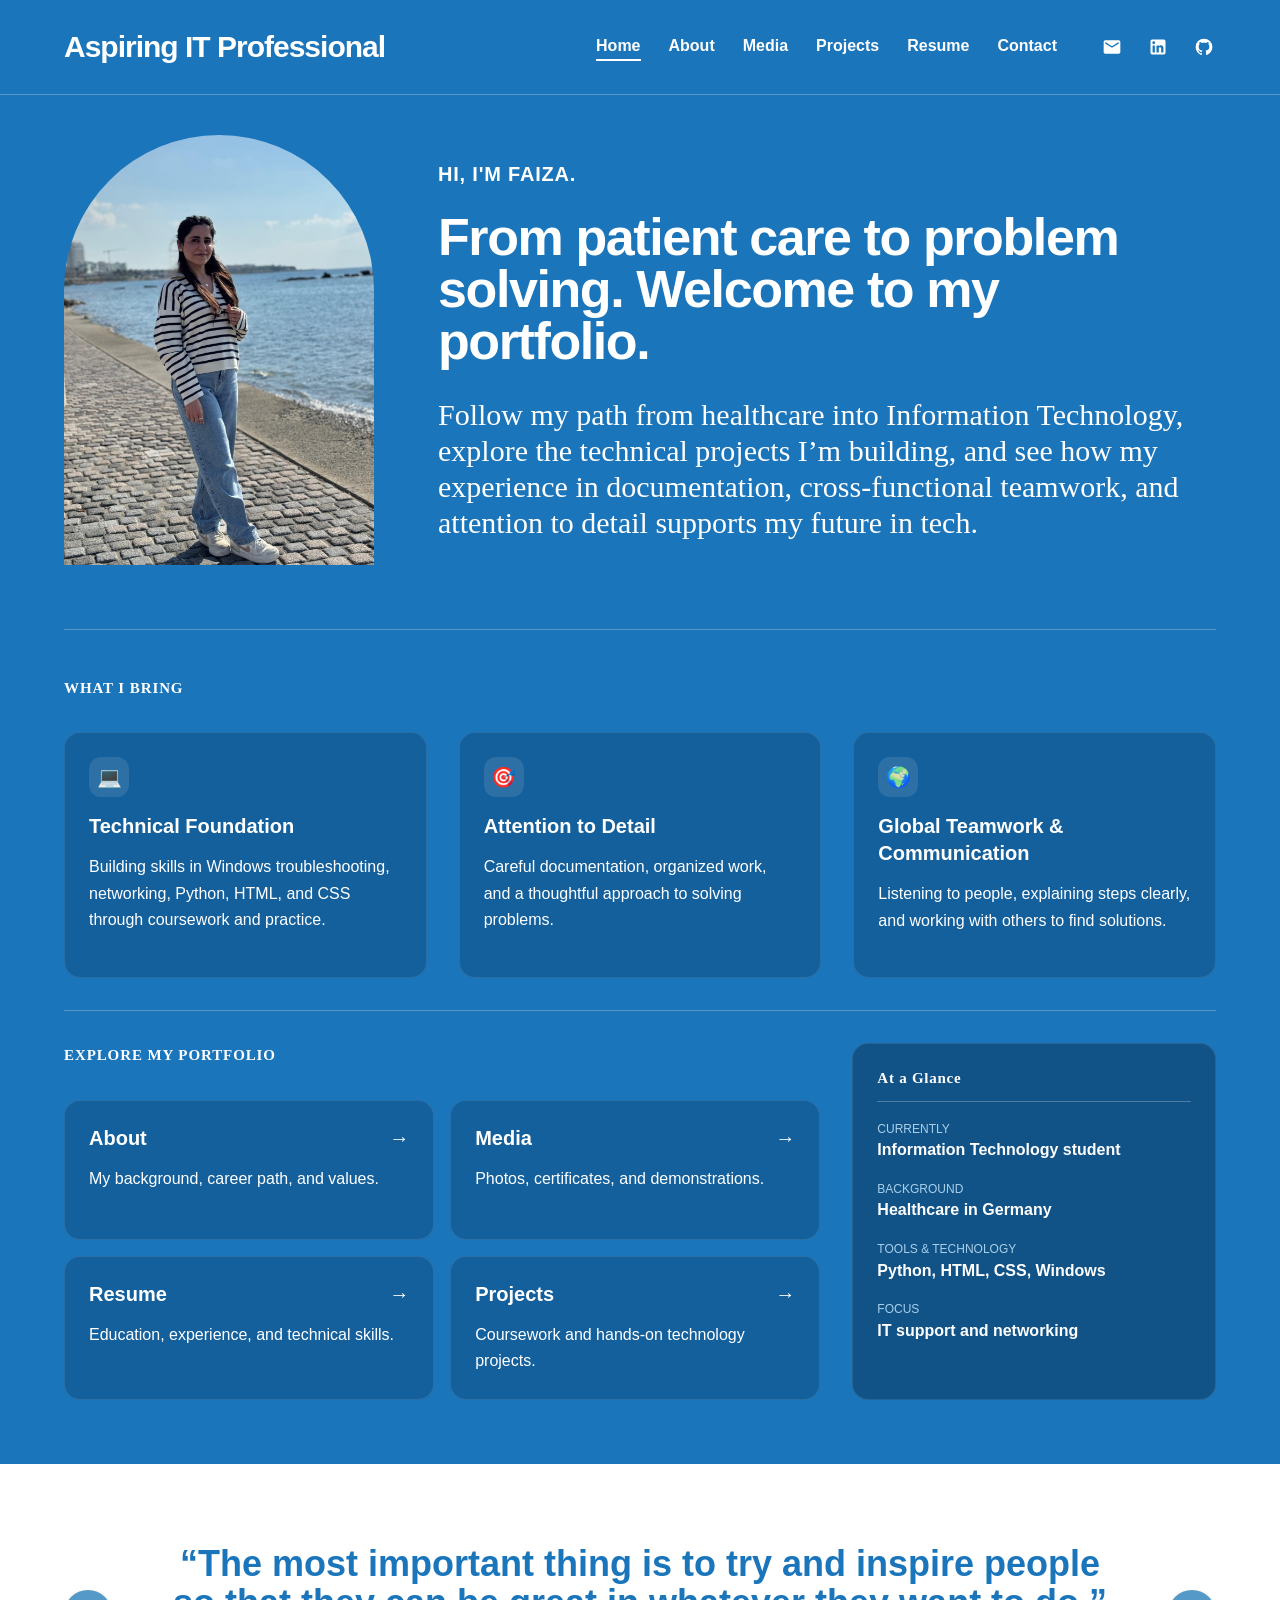
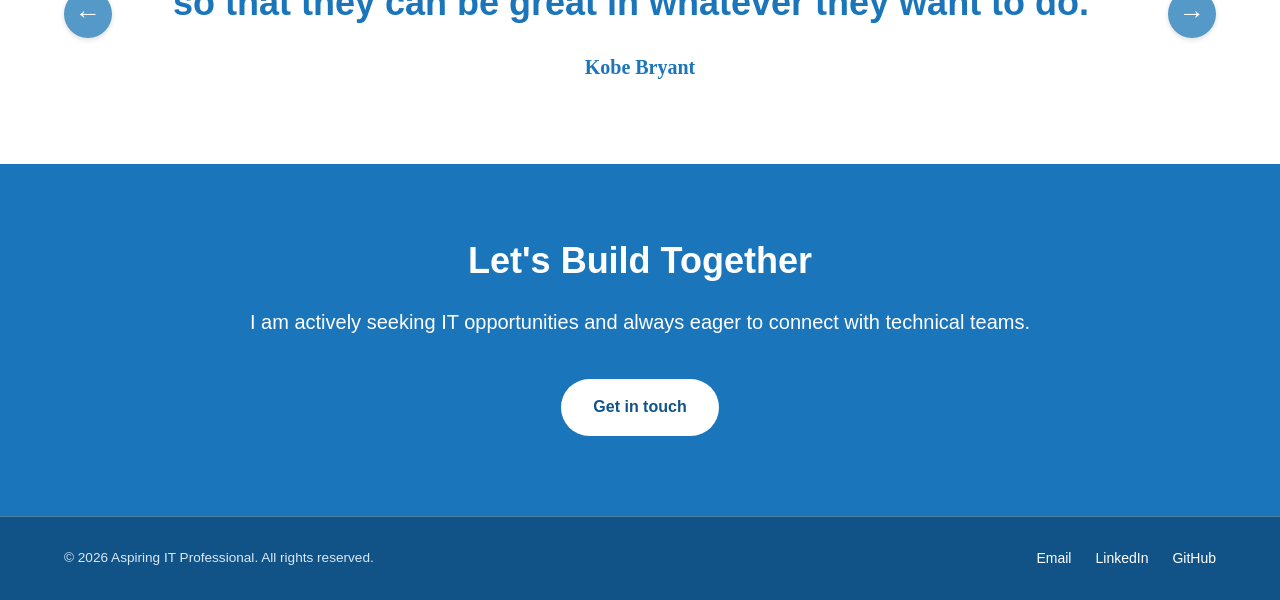
<file: index.html>
<!DOCTYPE html>
<html lang="en">
<head>
    <meta charset="UTF-8">
    <meta name="viewport" content="width=device-width, initial-scale=1">
    <meta name="description" content="Home — IT portfolio, education, experience, and technology projects.">
    <title>Home | Aspiring IT Professional</title>
    <link rel="icon" href="assets/favicon.svg" type="image/svg+xml">
    <link rel="stylesheet" href="style.css">
    <script src="script.js" defer></script>
</head>
<body>
    <a class="skip-link" href="#main">Skip to main content</a>
    <header class="site-header">
        <nav class="container nav" aria-label="Main navigation">
            <!-- EDIT: replace the portfolio title on all six pages. -->
            <a class="brand" href="index.html">Aspiring IT Professional</a>
            <button id="mobile-menu-btn" class="menu-button" aria-controls="nav-content" aria-expanded="false" aria-label="Toggle navigation" hidden>☰</button>
            <div id="nav-content" class="nav-content">
                <a class="nav-link" href="index.html" aria-current="page">Home</a>
                <a class="nav-link" href="about.html">About</a>
                <a class="nav-link" href="media.html">Media</a>
                <a class="nav-link" href="projects.html">Projects</a>
                <a class="nav-link" href="resume.html">Resume</a>
                <a class="nav-link" href="contact.html">Contact</a>
                <div class="social-links"><a href="mailto:fbaloch@icstars.org" aria-label="Email"><svg aria-hidden="true" focusable="false" class="social-icon" viewBox="0 0 24 24" xmlns="http://www.w3.org/2000/svg">
                            <path d="M20 4H4c-1.1 0-1.99.9-1.99 2L2 18c0 1.1.9 2 2 2h16c1.1 0 2-.9 2-2V6c0-1.1-.9-2-2-2zm0 4l-8 5-8-5V6l8 5 8-5v2z"/>
                        </svg></a><a href="https://www.linkedin.com/in/faizarazzaqbaloch/" target="_blank" rel="noopener noreferrer" aria-label="LinkedIn profile"><svg aria-hidden="true" focusable="false" class="social-icon" viewBox="0 0 24 24" xmlns="http://www.w3.org/2000/svg">
                            <path d="M19 3a2 2 0 0 1 2 2v14a2 2 0 0 1-2 2H5a2 2 0 0 1-2-2V5a2 2 0 0 1 2-2h14m-.5 15.5v-5.3a3.26 3.26 0 0 0-3.26-3.26c-.85 0-1.84.52-2.28 1.3v-1.11h-2.79v8.37h2.79v-4.93c0-.77.62-1.4 1.39-1.4a1.4 1.4 0 0 1 1.4 1.4v4.93h2.75M6.88 8.56a1.68 1.68 0 0 0 1.68-1.68c0-.93-.75-1.69-1.68-1.69a1.69 1.69 0 0 0-1.69 1.69c0 .93.76 1.68 1.69 1.68m1.39 9.94v-8.37H5.5v8.37h2.77z"/>
                        </svg></a><a href="https://github.com/fbaloch1" target="_blank" rel="noopener noreferrer" aria-label="GitHub profile"><svg aria-hidden="true" focusable="false" class="social-icon" viewBox="0 0 24 24" xmlns="http://www.w3.org/2000/svg">
                            <path d="M12 2A10 10 0 0 0 2 12c0 4.42 2.87 8.17 6.84 9.5.5.08.66-.23.66-.5v-1.69c-2.77.6-3.36-1.34-3.36-1.34-.46-1.16-1.11-1.47-1.11-1.47-.91-.62.07-.6.07-.6 1 .07 1.53 1.03 1.53 1.03.87 1.52 2.34 1.07 2.91.83.1-.65.35-1.09.63-1.34-2.22-.25-4.55-1.11-4.55-4.92 0-1.11.38-2 1.03-2.71-.1-.25-.45-1.29.1-2.64 0 0 .84-.27 2.75 1.02.79-.22 1.65-.33 2.5-.33.85 0 1.71.11 2.5.33 1.91-1.29 2.75-1.02 2.75-1.02.55 1.35.2 2.39.1 2.64.65.71 1.03 1.6 1.03 2.71 0 3.82-2.34 4.66-4.57 4.91.36.31.69.92.69 1.85V21c0 .27.16.59.67.5C19.14 20.16 22 16.42 22 12A10 10 0 0 0 12 2z"/>
                        </svg></a></div>
            </div>
        </nav>
    </header>
    <main id="main" class="container" tabindex="-1">
        <!-- EDIT: page content starts here. -->
        <section class="hero" style="margin-top: 40px;"><div class="arch-image-container"><!-- EDIT: replace assets/profile.svg with your own photo and update alt text. --><img src="assets/faiza-home.jpg" alt="Faiza standing beside the sea" width="310" height="430"></div><div><p class="eyebrow">HI, I'M FAIZA.</p><h1>From patient care to problem solving. Welcome to my portfolio.</h1><p class="lead">Follow my path from healthcare into Information Technology, explore the technical projects I’m building, and see how my experience in documentation, cross-functional teamwork, and attention to detail supports my future in tech.</p></div></section><section class="section"><p class="eyebrow">WHAT I BRING</p><div class="grid three"><article class="feature-card"><span class="pillar-icon" aria-hidden="true">💻</span><h2>Technical Foundation</h2><p>Building skills in Windows troubleshooting, networking, Python, HTML, and CSS through coursework and practice.</p></article><article class="feature-card"><span class="pillar-icon" aria-hidden="true">🎯</span><h2>Attention to Detail</h2><p>Careful documentation, organized work, and a thoughtful approach to solving problems.</p></article><article class="feature-card"><span class="pillar-icon" aria-hidden="true">🌍</span><h2>Global Teamwork &amp; Communication</h2><p>Listening to people, explaining steps clearly, and working with others to find solutions.</p></article></div></section><section class="section explore"><div><p class="eyebrow">EXPLORE MY PORTFOLIO</p><div class="grid"><a class="feature-card explore-link" href="about.html"><h2>About <span aria-hidden="true">→</span></h2><p>My background, career path, and values.</p></a><a class="feature-card explore-link" href="media.html"><h2>Media <span aria-hidden="true">→</span></h2><p>Photos, certificates, and demonstrations.</p></a><a class="feature-card explore-link" href="resume.html"><h2>Resume <span aria-hidden="true">→</span></h2><p>Education, experience, and technical skills.</p></a><a class="feature-card explore-link" href="projects.html"><h2>Projects <span aria-hidden="true">→</span></h2><p>Coursework and hands-on technology projects.</p></a></div></div><aside class="feature-card"><h2>At a Glance</h2><dl><dt>Currently</dt><dd>Information Technology student</dd><dt>Background</dt><dd>Healthcare in Germany</dd><dt>Tools & Technology</dt><dd>Python, HTML, CSS, Windows</dd><dt>Focus</dt><dd>IT support and networking</dd></dl></aside></section><section class="quote-section" aria-label="Portfolio principles"><button id="prev-quote" aria-label="Previous principle">←</button><div id="quote-display" aria-live="polite" aria-atomic="true"><blockquote>“The most important thing is to try and inspire people so that they can be great in whatever they want to do.”</blockquote><p>Kobe Bryant</p></div><button id="next-quote" aria-label="Next principle">→</button></section><section class="cta"><h2>Let's Build Together</h2><p>I am actively seeking IT opportunities and always eager to connect with technical teams.</p><a class="button" href="contact.html">Get in touch</a></section>
    </main>
    <footer class="site-footer"><div class="container footer-row"><p class="small">© <span class="year-span">2026</span> Aspiring IT Professional. All rights reserved.</p><div class="footer-links"><a href="mailto:baloch@gmail.com">Email</a><a href="https://www.linkedin.com/in/Baloch/" target="_blank" rel="noopener noreferrer">LinkedIn</a><a href="https://github.com/Baloch" target="_blank" rel="noopener noreferrer">GitHub</a></div></div></footer>
</body>
</html>
</file>
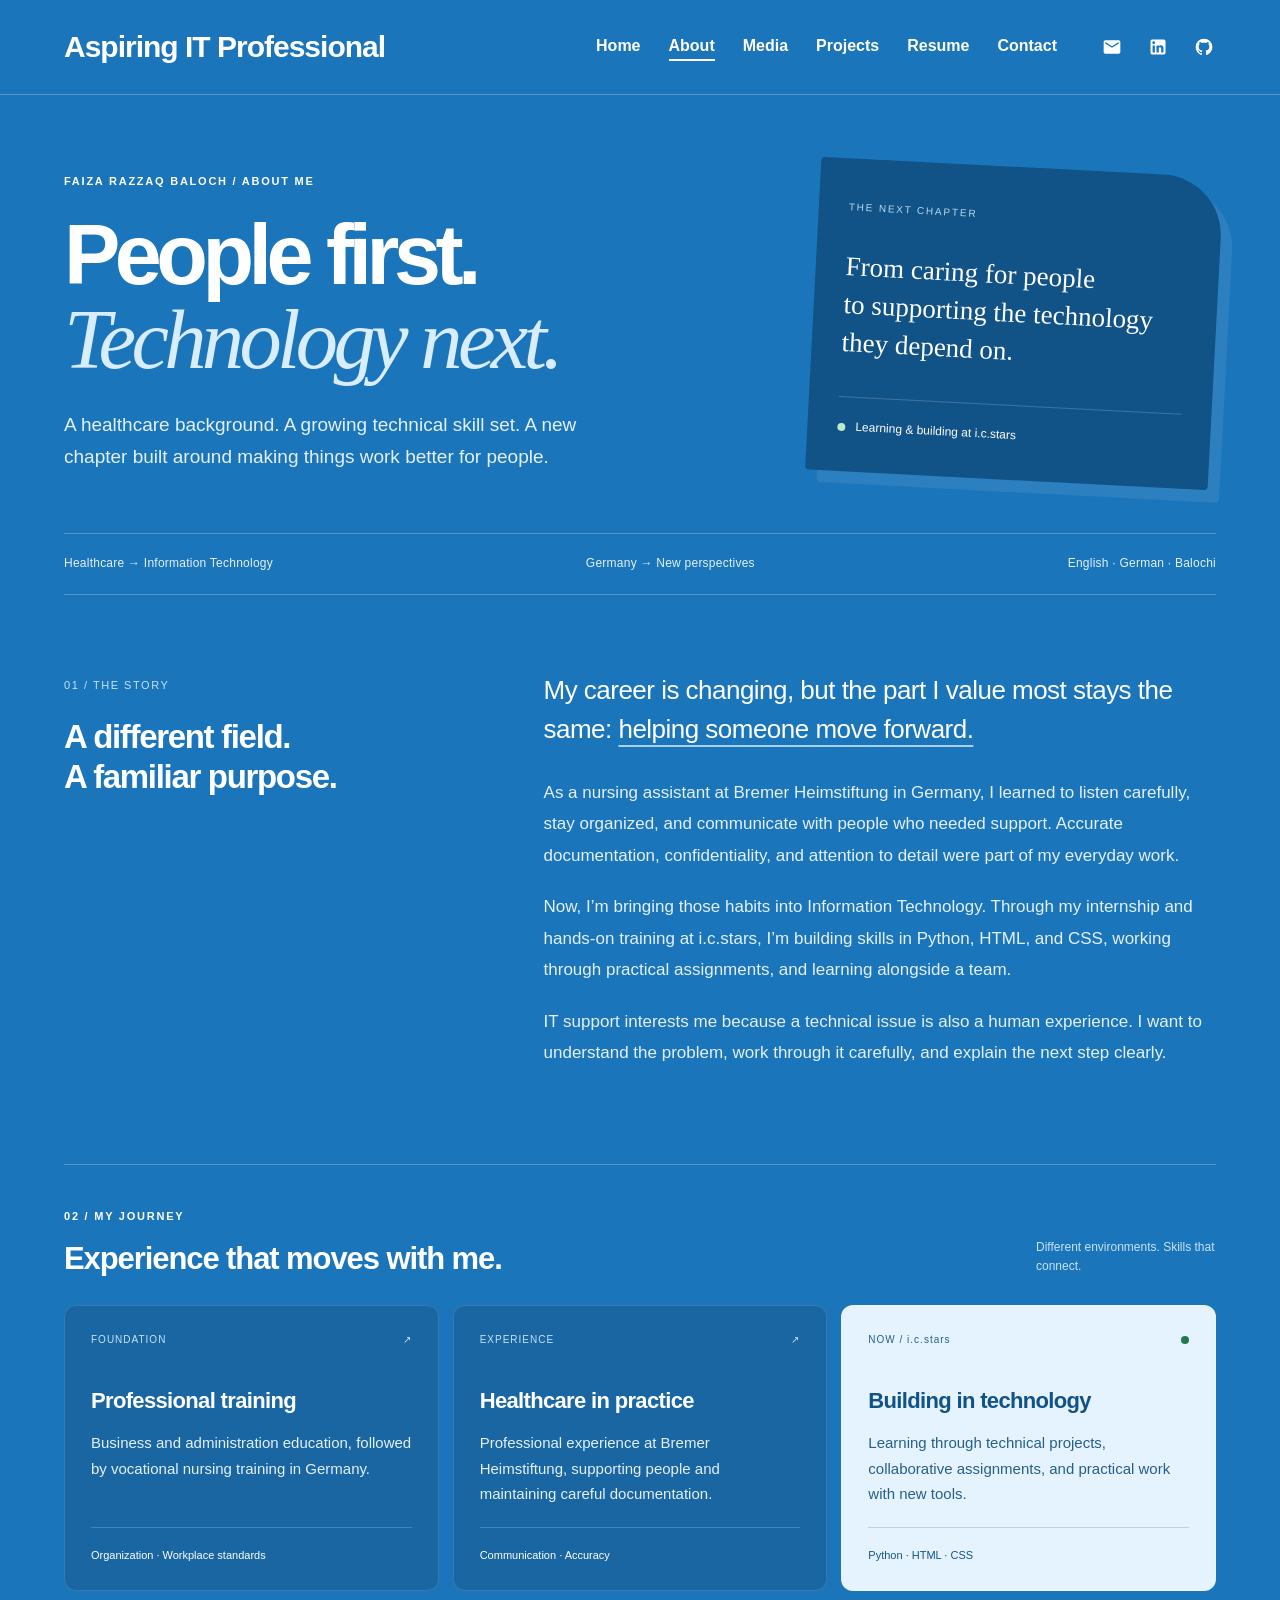
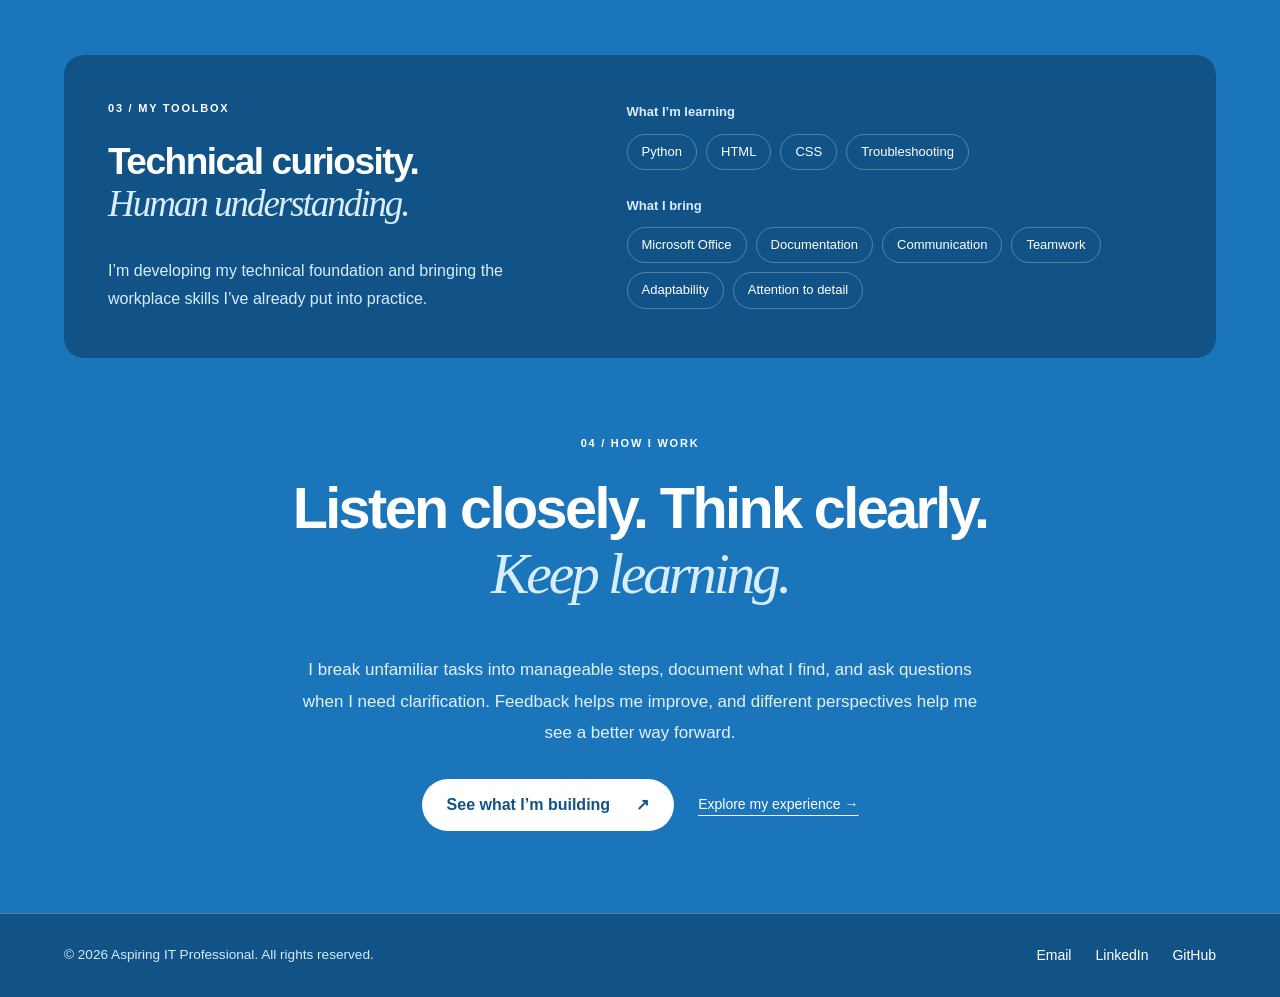
<file: about.html>
<!DOCTYPE html>
<html lang="en">
<head>
    <meta charset="UTF-8">
    <meta name="viewport" content="width=device-width, initial-scale=1">
    <meta name="description" content="About — IT portfolio, education, experience, and technology projects.">
    <title>About | Aspiring IT Professional</title>
    <link rel="icon" href="assets/favicon.svg" type="image/svg+xml">
    <link rel="stylesheet" href="style.css">
    <script src="script.js" defer></script>
</head>
<body>
    <a class="skip-link" href="#main">Skip to main content</a>
    <header class="site-header">
        <nav class="container nav" aria-label="Main navigation">
            <!-- EDIT: replace the portfolio title on all six pages. -->
            <a class="brand" href="index.html">Aspiring IT Professional</a>
            <button id="mobile-menu-btn" class="menu-button" aria-controls="nav-content" aria-expanded="false" aria-label="Toggle navigation" hidden>☰</button>
            <div id="nav-content" class="nav-content">
                <a class="nav-link" href="index.html">Home</a>
                <a class="nav-link" href="about.html" aria-current="page">About</a>
                <a class="nav-link" href="media.html">Media</a>
                <a class="nav-link" href="projects.html">Projects</a>
                <a class="nav-link" href="resume.html">Resume</a>
                <a class="nav-link" href="contact.html">Contact</a>
                <div class="social-links"><a href="mailto:fbaloch@icstars.org" aria-label="Email"><svg aria-hidden="true" focusable="false" class="social-icon" viewBox="0 0 24 24" xmlns="http://www.w3.org/2000/svg">
                            <path d="M20 4H4c-1.1 0-1.99.9-1.99 2L2 18c0 1.1.9 2 2 2h16c1.1 0 2-.9 2-2V6c0-1.1-.9-2-2-2zm0 4l-8 5-8-5V6l8 5 8-5v2z"/>
                        </svg></a><a href="https://www.linkedin.com/in/faizarazzaqbaloch/" target="_blank" rel="noopener noreferrer" aria-label="LinkedIn profile"><svg aria-hidden="true" focusable="false" class="social-icon" viewBox="0 0 24 24" xmlns="http://www.w3.org/2000/svg">
                            <path d="M19 3a2 2 0 0 1 2 2v14a2 2 0 0 1-2 2H5a2 2 0 0 1-2-2V5a2 2 0 0 1 2-2h14m-.5 15.5v-5.3a3.26 3.26 0 0 0-3.26-3.26c-.85 0-1.84.52-2.28 1.3v-1.11h-2.79v8.37h2.79v-4.93c0-.77.62-1.4 1.39-1.4a1.4 1.4 0 0 1 1.4 1.4v4.93h2.75M6.88 8.56a1.68 1.68 0 0 0 1.68-1.68c0-.93-.75-1.69-1.68-1.69a1.69 1.69 0 0 0-1.69 1.69c0 .93.76 1.68 1.69 1.68m1.39 9.94v-8.37H5.5v8.37h2.77z"/>
                        </svg></a><a href="https://github.com/fbaloch1" target="_blank" rel="noopener noreferrer" aria-label="GitHub profile"><svg aria-hidden="true" focusable="false" class="social-icon" viewBox="0 0 24 24" xmlns="http://www.w3.org/2000/svg">
                            <path d="M12 2A10 10 0 0 0 2 12c0 4.42 2.87 8.17 6.84 9.5.5.08.66-.23.66-.5v-1.69c-2.77.6-3.36-1.34-3.36-1.34-.46-1.16-1.11-1.47-1.11-1.47-.91-.62.07-.6.07-.6 1 .07 1.53 1.03 1.53 1.03.87 1.52 2.34 1.07 2.91.83.1-.65.35-1.09.63-1.34-2.22-.25-4.55-1.11-4.55-4.92 0-1.11.38-2 1.03-2.71-.1-.25-.45-1.29.1-2.64 0 0 .84-.27 2.75 1.02.79-.22 1.65-.33 2.5-.33.85 0 1.71.11 2.5.33 1.91-1.29 2.75-1.02 2.75-1.02.55 1.35.2 2.39.1 2.64.65.71 1.03 1.6 1.03 2.71 0 3.82-2.34 4.66-4.57 4.91.36.31.69.92.69 1.85V21c0 .27.16.59.67.5C19.14 20.16 22 16.42 22 12A10 10 0 0 0 12 2z"/>
                        </svg></a></div>
            </div>
        </nav>
    </header>
    <main id="main" class="container" tabindex="-1">
<section class="bio-hero">
 <div class="bio-heading"><p class="bio-kicker">FAIZA RAZZAQ BALOCH / ABOUT ME</p><h1>People first.<br><em>Technology next.</em></h1><p class="bio-intro">A healthcare background. A growing technical skill set. A new chapter built around making things work better for people.</p></div>
 <aside class="bio-note"><span class="bio-note-label">THE NEXT CHAPTER</span><p>From caring for people<br>to supporting the technology<br>they depend on.</p><div class="bio-note-bottom"><span class="bio-dot"></span>Learning &amp; building at i.c.stars</div></aside>
</section>
<div class="bio-ribbon"><span>Healthcare → Information Technology</span><span>Germany → New perspectives</span><span>English · German · Balochi</span></div>
<section class="bio-story-section">
 <div class="bio-section-label"><span>01 / THE STORY</span><h2>A different field.<br>A familiar purpose.</h2></div>
 <div class="bio-story-copy"><p class="bio-large-copy">My career is changing, but the part I value most stays the same: <strong>helping someone move forward.</strong></p><p>As a nursing assistant at Bremer Heimstiftung in Germany, I learned to listen carefully, stay organized, and communicate with people who needed support. Accurate documentation, confidentiality, and attention to detail were part of my everyday work.</p><p>Now, I’m bringing those habits into Information Technology. Through my internship and hands-on training at i.c.stars, I’m building skills in Python, HTML, and CSS, working through practical assignments, and learning alongside a team.</p><p>IT support interests me because a technical issue is also a human experience. I want to understand the problem, work through it carefully, and explain the next step clearly.</p></div>
</section>
<section class="bio-journey-section">
 <div class="bio-section-top"><div><p class="bio-kicker">02 / MY JOURNEY</p><h2>Experience that moves with me.</h2></div><span class="bio-section-aside">Different environments. Skills that connect.</span></div>
 <div class="bio-journey">
 <article class="bio-step"><div class="bio-step-top"><span>FOUNDATION</span><span aria-hidden="true">↗</span></div><h3>Professional training</h3><p>Business and administration education, followed by vocational nursing training in Germany.</p><div class="bio-step-foot">Organization · Workplace standards</div></article>
 <article class="bio-step"><div class="bio-step-top"><span>EXPERIENCE</span><span aria-hidden="true">↗</span></div><h3>Healthcare in practice</h3><p>Professional experience at Bremer Heimstiftung, supporting people and maintaining careful documentation.</p><div class="bio-step-foot">Communication · Accuracy</div></article>
 <article class="bio-step bio-step-current"><div class="bio-step-top"><span>NOW / i.c.stars</span><span class="bio-dot"></span></div><h3>Building in technology</h3><p>Learning through technical projects, collaborative assignments, and practical work with new tools.</p><div class="bio-step-foot">Python · HTML · CSS</div></article>
 </div>
</section>
<section class="bio-toolbox">
 <div><p class="bio-kicker">03 / MY TOOLBOX</p><h2>Technical curiosity.<br><em>Human understanding.</em></h2><p>I’m developing my technical foundation and bringing the workplace skills I’ve already put into practice.</p></div>
 <div class="bio-skill-groups"><div><h3>What I’m learning</h3><div class="bio-tags"><span>Python</span><span>HTML</span><span>CSS</span><span>Troubleshooting</span></div></div><div><h3>What I bring</h3><div class="bio-tags"><span>Microsoft Office</span><span>Documentation</span><span>Communication</span><span>Teamwork</span><span>Adaptability</span><span>Attention to detail</span></div></div></div>
</section>
<section class="bio-approach"><p class="bio-kicker">04 / HOW I WORK</p><h2>Listen closely. Think clearly.<br><em>Keep learning.</em></h2><p>I break unfamiliar tasks into manageable steps, document what I find, and ask questions when I need clarification. Feedback helps me improve, and different perspectives help me see a better way forward.</p><div class="bio-actions"><a class="button" href="projects.html">See what I’m building <span aria-hidden="true">↗</span></a><a href="resume.html" class="bio-text-link">Explore my experience →</a></div></section>
</main>
    <footer class="site-footer"><div class="container footer-row"><p class="small">© <span class="year-span">2026</span> Aspiring IT Professional. All rights reserved.</p><div class="footer-links"><a href="mailto:baloch@gmail.com">Email</a><a href="https://www.linkedin.com/in/Baloch/" target="_blank" rel="noopener noreferrer">LinkedIn</a><a href="https://github.com/Baloch" target="_blank" rel="noopener noreferrer">GitHub</a></div></div></footer>
</body>
</html>
</file>
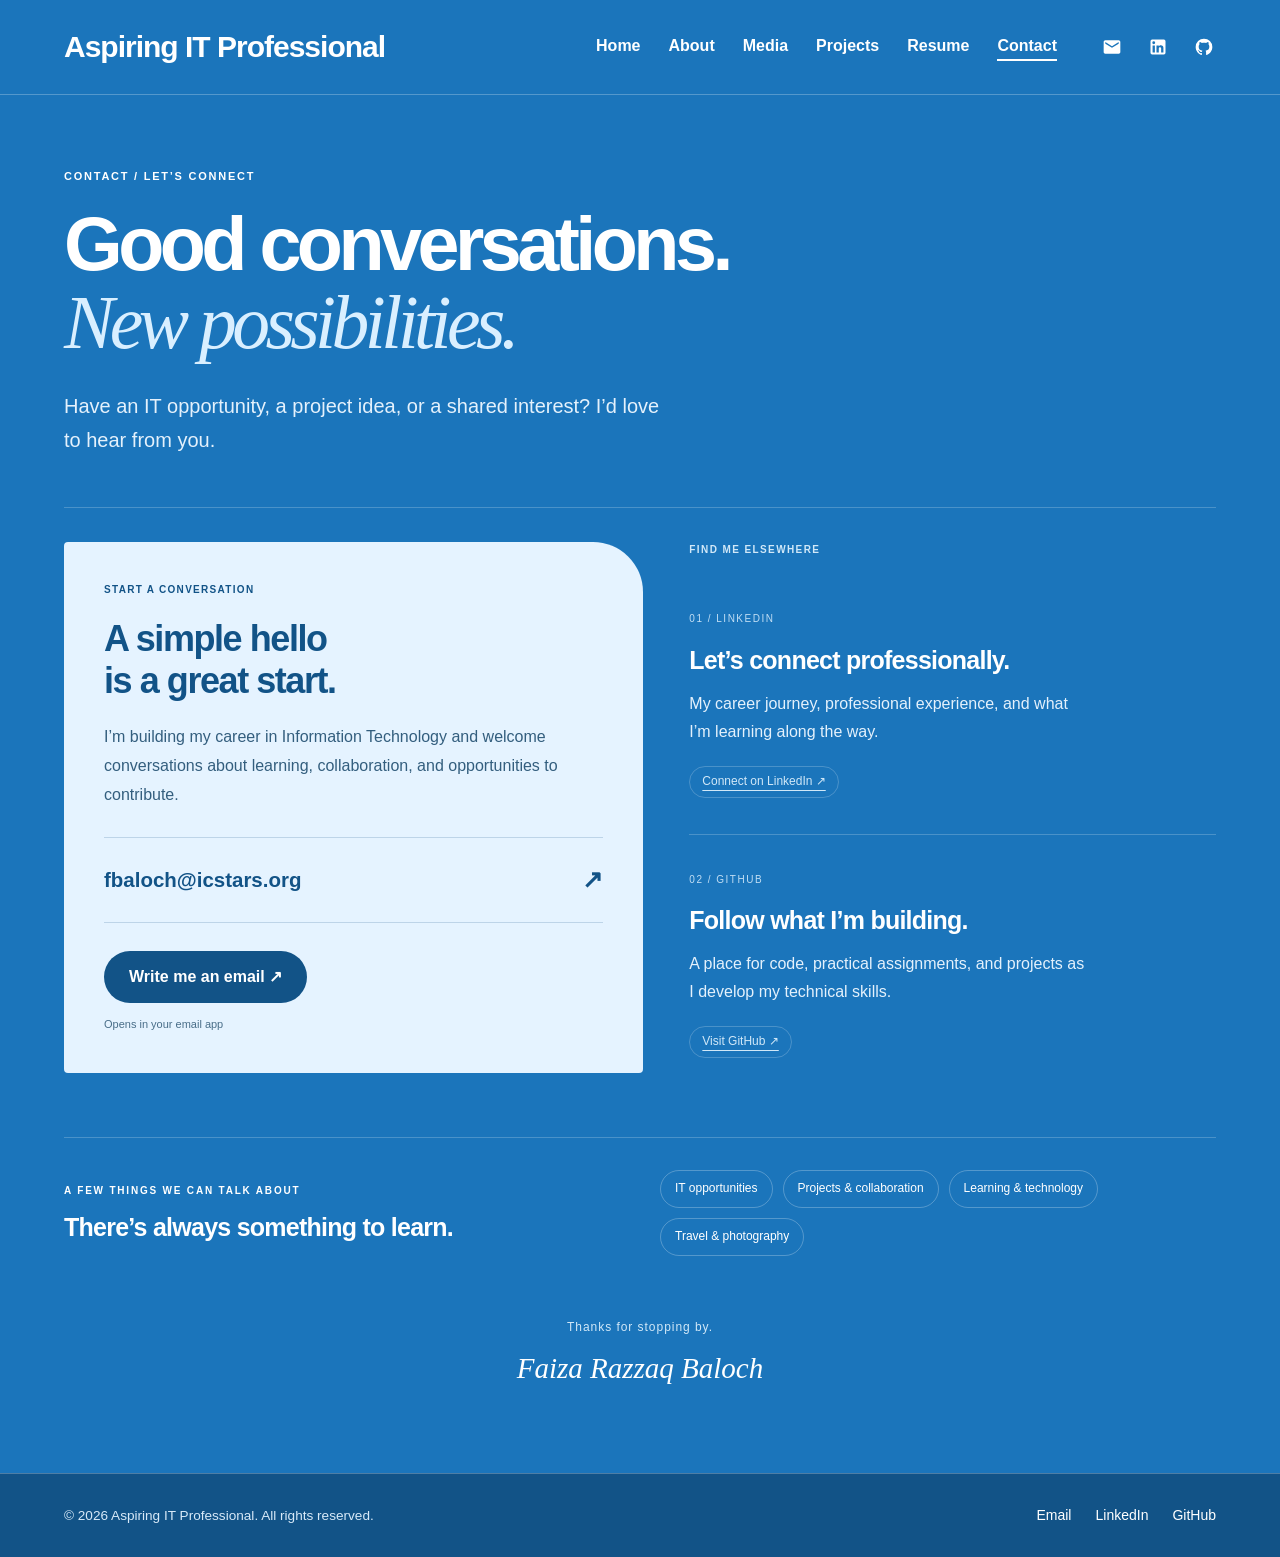
<file: contact.html>
<!DOCTYPE html>
<html lang="en">
<head>
    <meta charset="UTF-8">
    <meta name="viewport" content="width=device-width, initial-scale=1">
    <meta name="description" content="Contact — IT portfolio, education, experience, and technology projects.">
    <title>Contact | Aspiring IT Professional</title>
    <link rel="icon" href="assets/favicon.svg" type="image/svg+xml">
    <link rel="stylesheet" href="style.css">
    <script src="script.js" defer></script>
</head>
<body>
    <a class="skip-link" href="#main">Skip to main content</a>
    <header class="site-header">
        <nav class="container nav" aria-label="Main navigation">
            <!-- EDIT: replace the portfolio title on all six pages. -->
            <a class="brand" href="index.html">Aspiring IT Professional</a>
            <button id="mobile-menu-btn" class="menu-button" aria-controls="nav-content" aria-expanded="false" aria-label="Toggle navigation" hidden>☰</button>
            <div id="nav-content" class="nav-content">
                <a class="nav-link" href="index.html">Home</a>
                <a class="nav-link" href="about.html">About</a>
                <a class="nav-link" href="media.html">Media</a>
                <a class="nav-link" href="projects.html">Projects</a>
                <a class="nav-link" href="resume.html">Resume</a>
                <a class="nav-link" href="contact.html" aria-current="page">Contact</a>
                <div class="social-links"><a href="mailto:fbaloch@icstars.org" aria-label="Email"><svg aria-hidden="true" focusable="false" class="social-icon" viewBox="0 0 24 24" xmlns="http://www.w3.org/2000/svg">
                            <path d="M20 4H4c-1.1 0-1.99.9-1.99 2L2 18c0 1.1.9 2 2 2h16c1.1 0 2-.9 2-2V6c0-1.1-.9-2-2-2zm0 4l-8 5-8-5V6l8 5 8-5v2z"/>
                        </svg></a><a href="https://www.linkedin.com/in/faizarazzaqbaloch/" target="_blank" rel="noopener noreferrer" aria-label="LinkedIn profile"><svg aria-hidden="true" focusable="false" class="social-icon" viewBox="0 0 24 24" xmlns="http://www.w3.org/2000/svg">
                            <path d="M19 3a2 2 0 0 1 2 2v14a2 2 0 0 1-2 2H5a2 2 0 0 1-2-2V5a2 2 0 0 1 2-2h14m-.5 15.5v-5.3a3.26 3.26 0 0 0-3.26-3.26c-.85 0-1.84.52-2.28 1.3v-1.11h-2.79v8.37h2.79v-4.93c0-.77.62-1.4 1.39-1.4a1.4 1.4 0 0 1 1.4 1.4v4.93h2.75M6.88 8.56a1.68 1.68 0 0 0 1.68-1.68c0-.93-.75-1.69-1.68-1.69a1.69 1.69 0 0 0-1.69 1.69c0 .93.76 1.68 1.69 1.68m1.39 9.94v-8.37H5.5v8.37h2.77z"/>
                        </svg></a><a href="https://github.com/fbaloch1" target="_blank" rel="noopener noreferrer" aria-label="GitHub profile"><svg aria-hidden="true" focusable="false" class="social-icon" viewBox="0 0 24 24" xmlns="http://www.w3.org/2000/svg">
                            <path d="M12 2A10 10 0 0 0 2 12c0 4.42 2.87 8.17 6.84 9.5.5.08.66-.23.66-.5v-1.69c-2.77.6-3.36-1.34-3.36-1.34-.46-1.16-1.11-1.47-1.11-1.47-.91-.62.07-.6.07-.6 1 .07 1.53 1.03 1.53 1.03.87 1.52 2.34 1.07 2.91.83.1-.65.35-1.09.63-1.34-2.22-.25-4.55-1.11-4.55-4.92 0-1.11.38-2 1.03-2.71-.1-.25-.45-1.29.1-2.64 0 0 .84-.27 2.75 1.02.79-.22 1.65-.33 2.5-.33.85 0 1.71.11 2.5.33 1.91-1.29 2.75-1.02 2.75-1.02.55 1.35.2 2.39.1 2.64.65.71 1.03 1.6 1.03 2.71 0 3.82-2.34 4.66-4.57 4.91.36.31.69.92.69 1.85V21c0 .27.16.59.67.5C19.14 20.16 22 16.42 22 12A10 10 0 0 0 12 2z"/>
                        </svg></a></div>
            </div>
        </nav>
    </header>
    <main id="main" class="container" tabindex="-1"><section class="connect-hero"><p class="eyebrow">CONTACT / LET’S CONNECT</p><h1>Good conversations.<br><em>New possibilities.</em></h1><p class="connect-intro">Have an IT opportunity, a project idea, or a shared interest? I’d love to hear from you.</p></section><div class="connect-layout"><section class="connect-email"><p class="eyebrow">START A CONVERSATION</p><h2>A simple hello<br>is a great start.</h2><p>I’m building my career in Information Technology and welcome conversations about learning, collaboration, and opportunities to contribute.</p><!-- EDIT: replace both the visible email below and its mailto address. --><a class="connect-address" href="mailto:fbaloch@icstars.org">fbaloch@icstars.org <span aria-hidden="true">↗</span></a><a class="button" href="mailto:fbaloch@icstars.org">Write me an email ↗</a><span class="connect-email-note">Opens in your email app</span></section><section class="connect-elsewhere"><p class="eyebrow">FIND ME ELSEWHERE</p><article class="connect-profile"><span class="connect-channel">01 / LINKEDIN</span><h2>Let’s connect professionally.</h2><p>My career journey, professional experience, and what I’m learning along the way.</p><!-- EDIT: replace this label with an anchor to your actual LinkedIn profile. --><a class="connect-pending" href="https://www.linkedin.com/in/faizarazzaqbaloch/" target="_blank" rel="noopener noreferrer">Connect on LinkedIn ↗</a></article><article class="connect-profile"><span class="connect-channel">02 / GITHUB</span><h2>Follow what I’m building.</h2><p>A place for code, practical assignments, and projects as I develop my technical skills.</p><!-- EDIT: replace this label with an anchor to your actual GitHub profile. --><a class="connect-pending" href="https://github.com/fbaloch1" target="_blank" rel="noopener noreferrer">Visit GitHub ↗</a></article></section></div><section class="connect-topics"><div><p class="eyebrow">A FEW THINGS WE CAN TALK ABOUT</p><h2>There’s always something to learn.</h2></div><div class="connect-tags"><span>IT opportunities</span><span>Projects &amp; collaboration</span><span>Learning &amp; technology</span><span>Travel &amp; photography</span></div></section><section class="connect-signoff"><p>Thanks for stopping by.</p><span>Faiza Razzaq Baloch</span></section></main>
    <footer class="site-footer"><div class="container footer-row"><p class="small">© <span class="year-span">2026</span> Aspiring IT Professional. All rights reserved.</p><div class="footer-links"><a href="mailto:fbaloch@icstars.org">Email</a><a href="https://www.linkedin.com/in/faizarazzaqbaloch/" target="_blank" rel="noopener noreferrer">LinkedIn</a><a href="https://github.com/fbaloch1" target="_blank" rel="noopener noreferrer">GitHub</a></div></div></footer>
</body>
</html>
</file>
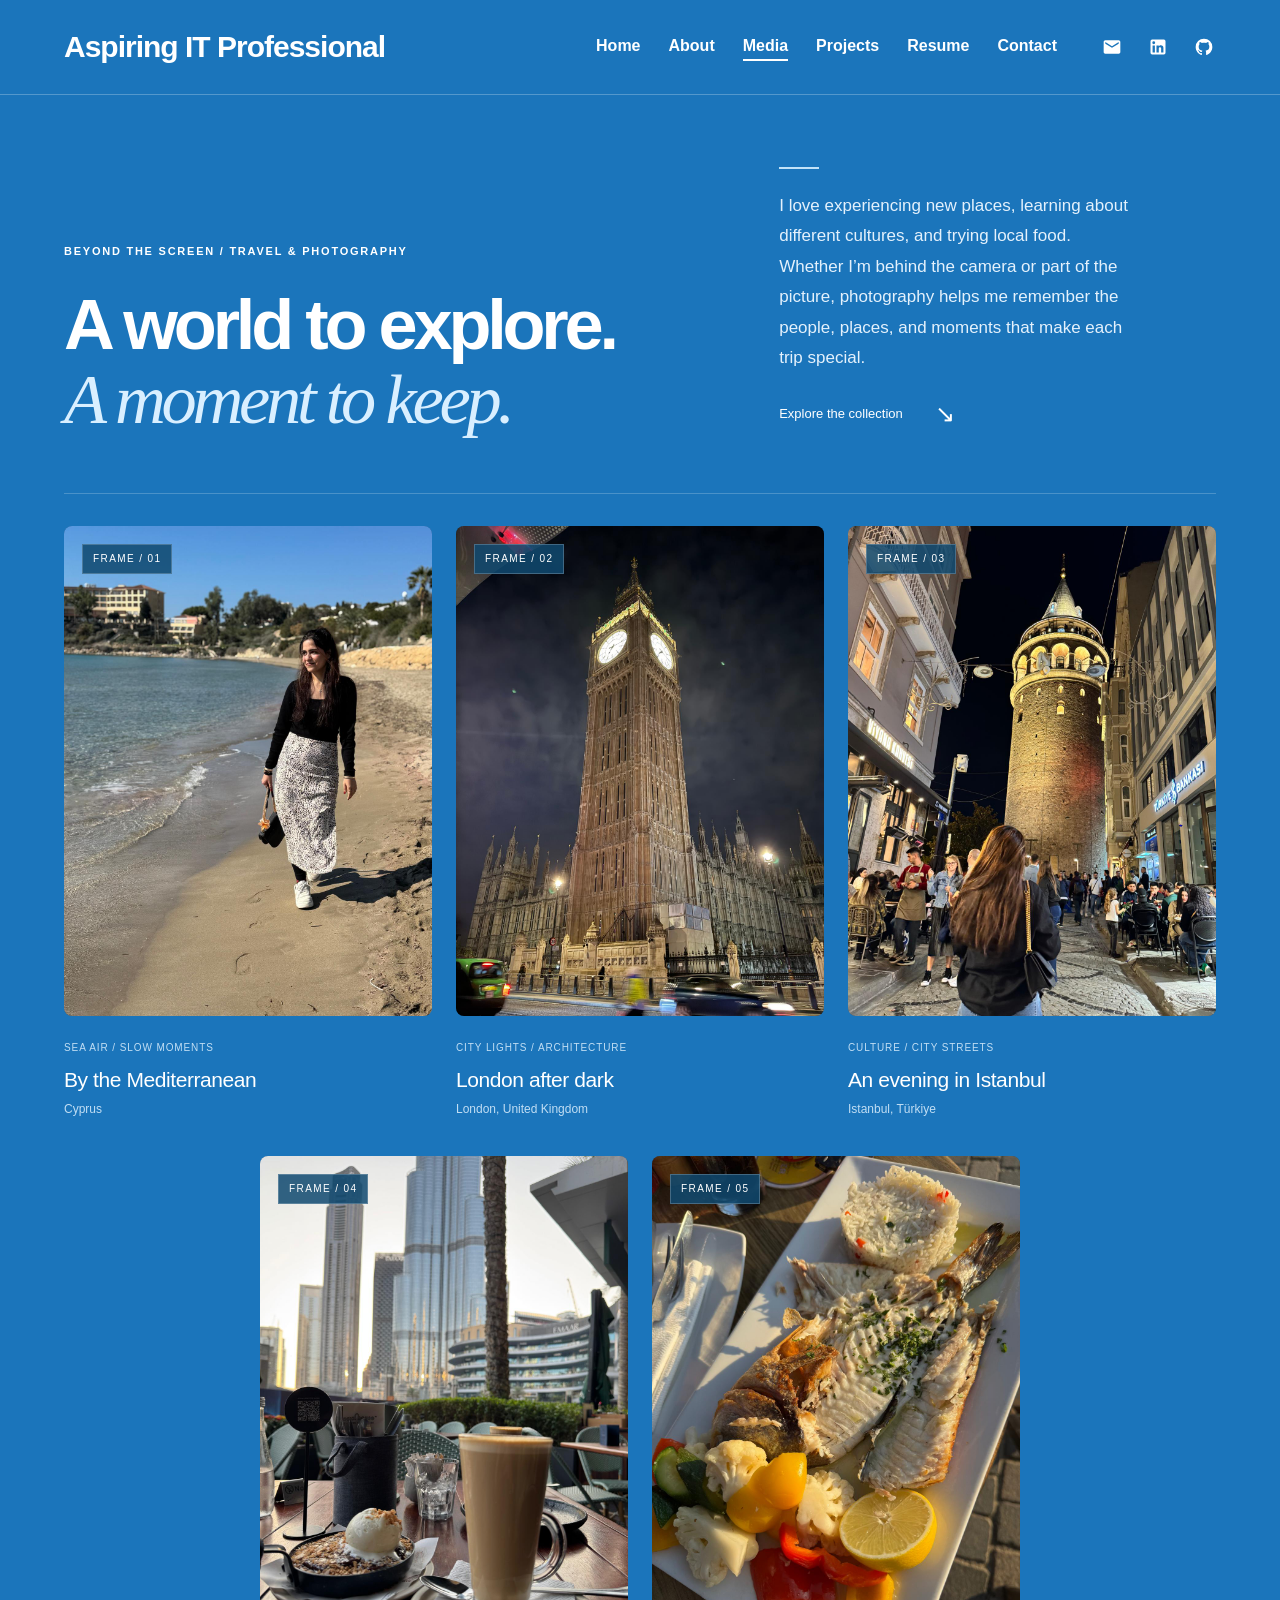
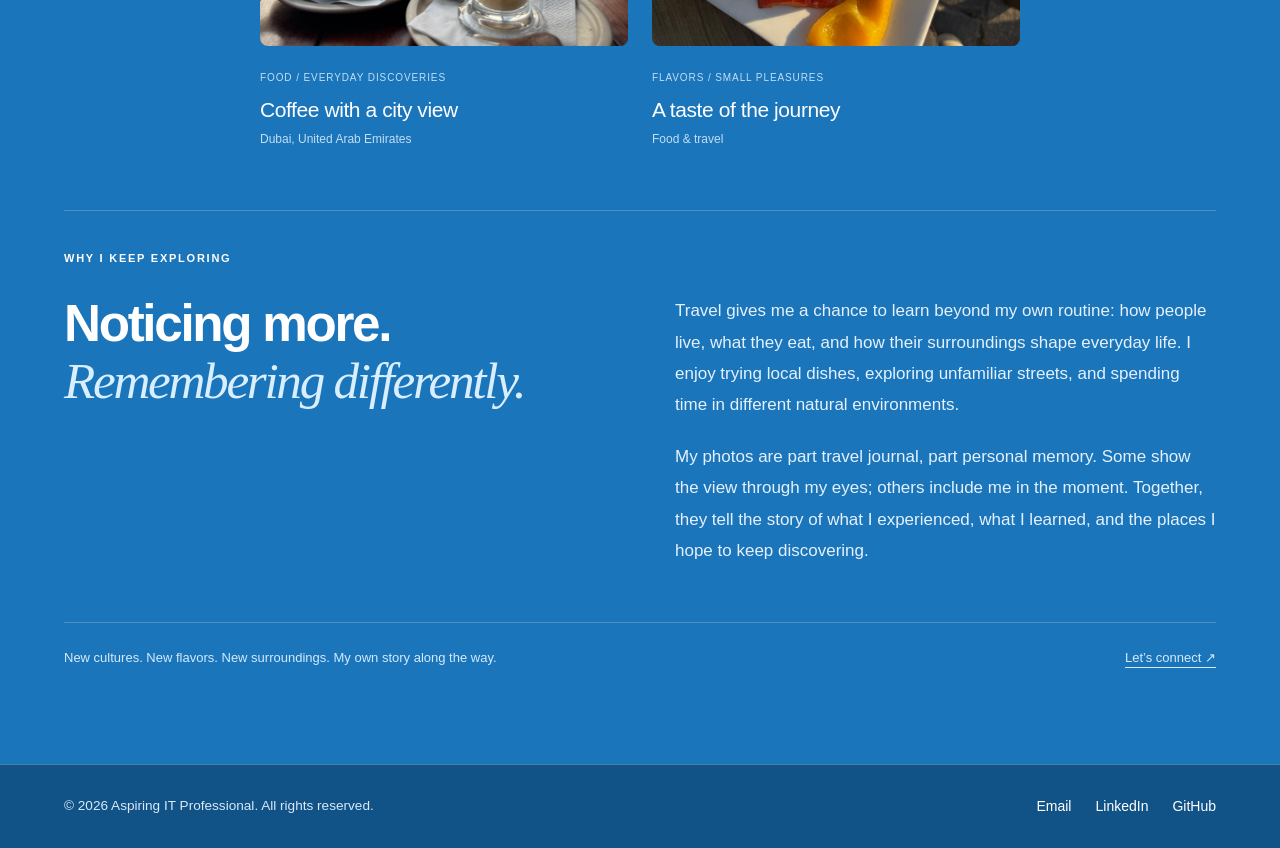
<file: media.html>
<!DOCTYPE html>
<html lang="en">
<head>
    <meta charset="UTF-8">
    <meta name="viewport" content="width=device-width, initial-scale=1">
    <meta name="description" content="Travel and photography — places, perspectives, and moments from my personal journey.">
    <title>Media | Aspiring IT Professional</title>
    <link rel="icon" href="assets/favicon.svg" type="image/svg+xml">
    <link rel="stylesheet" href="style.css">
    <script src="script.js" defer></script>
</head>
<body>
    <a class="skip-link" href="#main">Skip to main content</a>
    <header class="site-header">
        <nav class="container nav" aria-label="Main navigation">
            <!-- EDIT: replace the portfolio title on all six pages. -->
            <a class="brand" href="index.html">Aspiring IT Professional</a>
            <button id="mobile-menu-btn" class="menu-button" aria-controls="nav-content" aria-expanded="false" aria-label="Toggle navigation" hidden>☰</button>
            <div id="nav-content" class="nav-content">
                <a class="nav-link" href="index.html">Home</a>
                <a class="nav-link" href="about.html">About</a>
                <a class="nav-link" href="media.html" aria-current="page">Media</a>
                <a class="nav-link" href="projects.html">Projects</a>
                <a class="nav-link" href="resume.html">Resume</a>
                <a class="nav-link" href="contact.html">Contact</a>
                <div class="social-links"><a href="mailto:fbaloch@icstars.org" aria-label="Email"><svg aria-hidden="true" focusable="false" class="social-icon" viewBox="0 0 24 24" xmlns="http://www.w3.org/2000/svg">
                            <path d="M20 4H4c-1.1 0-1.99.9-1.99 2L2 18c0 1.1.9 2 2 2h16c1.1 0 2-.9 2-2V6c0-1.1-.9-2-2-2zm0 4l-8 5-8-5V6l8 5 8-5v2z"/>
                        </svg></a><a href="https://www.linkedin.com/in/faizarazzaqbaloch/" target="_blank" rel="noopener noreferrer" aria-label="LinkedIn profile"><svg aria-hidden="true" focusable="false" class="social-icon" viewBox="0 0 24 24" xmlns="http://www.w3.org/2000/svg">
                            <path d="M19 3a2 2 0 0 1 2 2v14a2 2 0 0 1-2 2H5a2 2 0 0 1-2-2V5a2 2 0 0 1 2-2h14m-.5 15.5v-5.3a3.26 3.26 0 0 0-3.26-3.26c-.85 0-1.84.52-2.28 1.3v-1.11h-2.79v8.37h2.79v-4.93c0-.77.62-1.4 1.39-1.4a1.4 1.4 0 0 1 1.4 1.4v4.93h2.75M6.88 8.56a1.68 1.68 0 0 0 1.68-1.68c0-.93-.75-1.69-1.68-1.69a1.69 1.69 0 0 0-1.69 1.69c0 .93.76 1.68 1.69 1.68m1.39 9.94v-8.37H5.5v8.37h2.77z"/>
                        </svg></a><a href="https://github.com/fbaloch1" target="_blank" rel="noopener noreferrer" aria-label="GitHub profile"><svg aria-hidden="true" focusable="false" class="social-icon" viewBox="0 0 24 24" xmlns="http://www.w3.org/2000/svg">
                            <path d="M12 2A10 10 0 0 0 2 12c0 4.42 2.87 8.17 6.84 9.5.5.08.66-.23.66-.5v-1.69c-2.77.6-3.36-1.34-3.36-1.34-.46-1.16-1.11-1.47-1.11-1.47-.91-.62.07-.6.07-.6 1 .07 1.53 1.03 1.53 1.03.87 1.52 2.34 1.07 2.91.83.1-.65.35-1.09.63-1.34-2.22-.25-4.55-1.11-4.55-4.92 0-1.11.38-2 1.03-2.71-.1-.25-.45-1.29.1-2.64 0 0 .84-.27 2.75 1.02.79-.22 1.65-.33 2.5-.33.85 0 1.71.11 2.5.33 1.91-1.29 2.75-1.02 2.75-1.02.55 1.35.2 2.39.1 2.64.65.71 1.03 1.6 1.03 2.71 0 3.82-2.34 4.66-4.57 4.91.36.31.69.92.69 1.85V21c0 .27.16.59.67.5C19.14 20.16 22 16.42 22 12A10 10 0 0 0 12 2z"/>
                        </svg></a></div>
            </div>
        </nav>
    </header>
    <main id="main" class="container" tabindex="-1"><section class="travel-hero"><div><p class="travel-kicker">BEYOND THE SCREEN / TRAVEL &amp; PHOTOGRAPHY</p><h1>A world to explore.<br><em>A moment to keep.</em></h1></div><div class="travel-intro"><span class="travel-small-rule"></span><p>I love experiencing new places, learning about different cultures, and trying local food. Whether I’m behind the camera or part of the picture, photography helps me remember the people, places, and moments that make each trip special.</p><a href="#travel-gallery" class="travel-jump">Explore the collection <span aria-hidden="true">↘</span></a></div></section>
<section class="travel-gallery travel-gallery-personal" id="travel-gallery" aria-label="Travel photography collection">
<figure class="travel-photo travel-photo-01">
  <div class="travel-image-wrap"><img src="assets/Cyprus_Sea_View.jpg" alt="Faiza standing on a beach beside the sea in Cyprus" width="1200" height="1600" loading="lazy"><span class="travel-photo-index">FRAME / 01</span></div>
  <figcaption><div><span class="travel-category">SEA AIR / SLOW MOMENTS</span><h2>By the Mediterranean</h2></div><span class="travel-location">Cyprus</span></figcaption>
</figure>
<figure class="travel-photo travel-photo-02">
  <div class="travel-image-wrap"><img src="assets/London.jpg" alt="An illuminated clock tower and passing traffic in London at night" width="1200" height="1600" loading="lazy"><span class="travel-photo-index">FRAME / 02</span></div>
  <figcaption><div><span class="travel-category">CITY LIGHTS / ARCHITECTURE</span><h2>London after dark</h2></div><span class="travel-location">London, United Kingdom</span></figcaption>
</figure>
<figure class="travel-photo travel-photo-03">
  <div class="travel-image-wrap"><img src="assets/Istanbul.jpg" alt="An evening street scene beneath an illuminated tower in Istanbul" width="1200" height="1600" loading="lazy"><span class="travel-photo-index">FRAME / 03</span></div>
  <figcaption><div><span class="travel-category">CULTURE / CITY STREETS</span><h2>An evening in Istanbul</h2></div><span class="travel-location">Istanbul, Türkiye</span></figcaption>
</figure>
<figure class="travel-photo travel-photo-04">
  <div class="travel-image-wrap"><img src="assets/Dubai.jpg" alt="Coffee and dessert on an outdoor table with Dubai towers behind" width="1200" height="1600" loading="lazy"><span class="travel-photo-index">FRAME / 04</span></div>
  <figcaption><div><span class="travel-category">FOOD / EVERYDAY DISCOVERIES</span><h2>Coffee with a city view</h2></div><span class="travel-location">Dubai, United Arab Emirates</span></figcaption>
</figure>
<figure class="travel-photo travel-photo-05">
  <div class="travel-image-wrap"><img src="assets/Food.jpg" alt="A plate of fish, rice, vegetables and lemon" width="1200" height="1600" loading="lazy"><span class="travel-photo-index">FRAME / 05</span></div>
  <figcaption><div><span class="travel-category">FLAVORS / SMALL PLEASURES</span><h2>A taste of the journey</h2></div><span class="travel-location">Food &amp; travel</span></figcaption>
</figure>
</section><section class="travel-note"><p class="travel-kicker">WHY I KEEP EXPLORING</p><h2>Noticing more.<br><em>Remembering differently.</em></h2><div><p>Travel gives me a chance to learn beyond my own routine: how people live, what they eat, and how their surroundings shape everyday life. I enjoy trying local dishes, exploring unfamiliar streets, and spending time in different natural environments.</p><p>My photos are part travel journal, part personal memory. Some show the view through my eyes; others include me in the moment. Together, they tell the story of what I experienced, what I learned, and the places I hope to keep discovering.</p></div></section><section class="travel-end"><span>New cultures. New flavors. New surroundings. My own story along the way.</span><a href="contact.html">Let’s connect ↗</a></section></main>
    <footer class="site-footer"><div class="container footer-row"><p class="small">© <span class="year-span">2026</span> Aspiring IT Professional. All rights reserved.</p><div class="footer-links"><a href="mailto:fbaloch@icstars.org">Email</a><a href="https://www.linkedin.com/in/faizarazzaqbaloch/" target="_blank" rel="noopener noreferrer">LinkedIn</a><a href="https://github.com/fbaloch1" target="_blank" rel="noopener noreferrer">GitHub</a></div></div></footer>
</body>
</html>
</file>
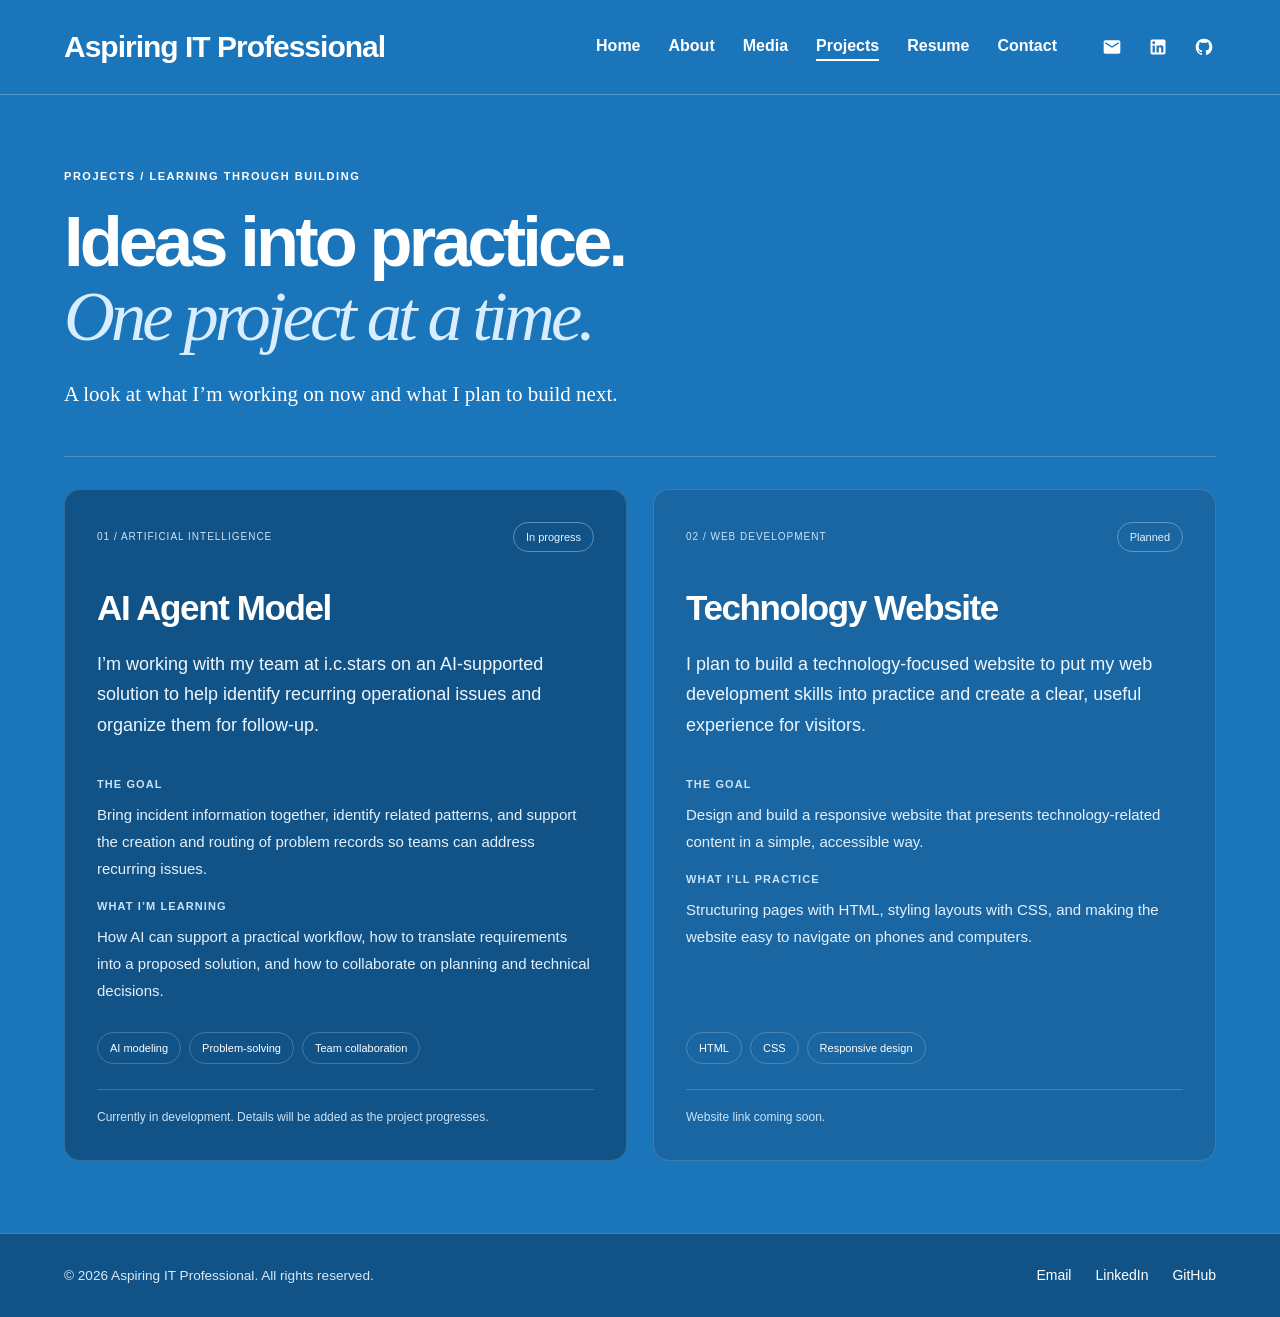
<file: projects.html>
<!DOCTYPE html>
<html lang="en">
<head>
    <meta charset="UTF-8">
    <meta name="viewport" content="width=device-width, initial-scale=1">
    <meta name="description" content="Projects — IT portfolio, education, experience, and technology projects.">
    <title>Projects | Aspiring IT Professional</title>
    <link rel="icon" href="assets/favicon.svg" type="image/svg+xml">
    <link rel="stylesheet" href="style.css">
    <script src="script.js" defer></script>
</head>
<body>
    <a class="skip-link" href="#main">Skip to main content</a>
    <header class="site-header">
        <nav class="container nav" aria-label="Main navigation">
            <!-- EDIT: replace the portfolio title on all six pages. -->
            <a class="brand" href="index.html">Aspiring IT Professional</a>
            <button id="mobile-menu-btn" class="menu-button" aria-controls="nav-content" aria-expanded="false" aria-label="Toggle navigation" hidden>☰</button>
            <div id="nav-content" class="nav-content">
                <a class="nav-link" href="index.html">Home</a>
                <a class="nav-link" href="about.html">About</a>
                <a class="nav-link" href="media.html">Media</a>
                <a class="nav-link" href="projects.html" aria-current="page">Projects</a>
                <a class="nav-link" href="resume.html">Resume</a>
                <a class="nav-link" href="contact.html">Contact</a>
                <div class="social-links"><a href="mailto:fbaloch@icstars.org" aria-label="Email"><svg aria-hidden="true" focusable="false" class="social-icon" viewBox="0 0 24 24" xmlns="http://www.w3.org/2000/svg">
                            <path d="M20 4H4c-1.1 0-1.99.9-1.99 2L2 18c0 1.1.9 2 2 2h16c1.1 0 2-.9 2-2V6c0-1.1-.9-2-2-2zm0 4l-8 5-8-5V6l8 5 8-5v2z"/>
                        </svg></a><a href="https://www.linkedin.com/in/faizarazzaqbaloch/" target="_blank" rel="noopener noreferrer" aria-label="LinkedIn profile"><svg aria-hidden="true" focusable="false" class="social-icon" viewBox="0 0 24 24" xmlns="http://www.w3.org/2000/svg">
                            <path d="M19 3a2 2 0 0 1 2 2v14a2 2 0 0 1-2 2H5a2 2 0 0 1-2-2V5a2 2 0 0 1 2-2h14m-.5 15.5v-5.3a3.26 3.26 0 0 0-3.26-3.26c-.85 0-1.84.52-2.28 1.3v-1.11h-2.79v8.37h2.79v-4.93c0-.77.62-1.4 1.39-1.4a1.4 1.4 0 0 1 1.4 1.4v4.93h2.75M6.88 8.56a1.68 1.68 0 0 0 1.68-1.68c0-.93-.75-1.69-1.68-1.69a1.69 1.69 0 0 0-1.69 1.69c0 .93.76 1.68 1.69 1.68m1.39 9.94v-8.37H5.5v8.37h2.77z"/>
                        </svg></a><a href="https://github.com/fbaloch1" target="_blank" rel="noopener noreferrer" aria-label="GitHub profile"><svg aria-hidden="true" focusable="false" class="social-icon" viewBox="0 0 24 24" xmlns="http://www.w3.org/2000/svg">
                            <path d="M12 2A10 10 0 0 0 2 12c0 4.42 2.87 8.17 6.84 9.5.5.08.66-.23.66-.5v-1.69c-2.77.6-3.36-1.34-3.36-1.34-.46-1.16-1.11-1.47-1.11-1.47-.91-.62.07-.6.07-.6 1 .07 1.53 1.03 1.53 1.03.87 1.52 2.34 1.07 2.91.83.1-.65.35-1.09.63-1.34-2.22-.25-4.55-1.11-4.55-4.92 0-1.11.38-2 1.03-2.71-.1-.25-.45-1.29.1-2.64 0 0 .84-.27 2.75 1.02.79-.22 1.65-.33 2.5-.33.85 0 1.71.11 2.5.33 1.91-1.29 2.75-1.02 2.75-1.02.55 1.35.2 2.39.1 2.64.65.71 1.03 1.6 1.03 2.71 0 3.82-2.34 4.66-4.57 4.91.36.31.69.92.69 1.85V21c0 .27.16.59.67.5C19.14 20.16 22 16.42 22 12A10 10 0 0 0 12 2z"/>
                        </svg></a></div>
            </div>
        </nav>
    </header>
    <main id="main" class="container" tabindex="-1"><section class="projects-intro"><p class="eyebrow">PROJECTS / LEARNING THROUGH BUILDING</p><h1>Ideas into practice.<br><em>One project at a time.</em></h1><p class="lead">A look at what I’m working on now and what I plan to build next.</p></section><div class="project-pair"><article class="project-entry"><div class="project-entry-top"><span>01 / ARTIFICIAL INTELLIGENCE</span><span class="project-status">In progress</span></div><h2>AI Agent Model</h2><p class="project-description">I’m working with my team at i.c.stars on an AI-supported solution to help identify recurring operational issues and organize them for follow-up.</p><div class="project-detail"><h3>The goal</h3><p>Bring incident information together, identify related patterns, and support the creation and routing of problem records so teams can address recurring issues.</p></div><div class="project-detail"><h3>What I’m learning</h3><p>How AI can support a practical workflow, how to translate requirements into a proposed solution, and how to collaborate on planning and technical decisions.</p></div><div class="project-keywords"><span>AI modeling</span><span>Problem-solving</span><span>Team collaboration</span></div><p class="project-progress-note">Currently in development. Details will be added as the project progresses.</p></article><article class="project-entry project-entry-next"><div class="project-entry-top"><span>02 / WEB DEVELOPMENT</span><span class="project-status">Planned</span></div><h2>Technology Website</h2><p class="project-description">I plan to build a technology-focused website to put my web development skills into practice and create a clear, useful experience for visitors.</p><div class="project-detail"><h3>The goal</h3><p>Design and build a responsive website that presents technology-related content in a simple, accessible way.</p></div><div class="project-detail"><h3>What I’ll practice</h3><p>Structuring pages with HTML, styling layouts with CSS, and making the website easy to navigate on phones and computers.</p></div><div class="project-keywords"><span>HTML</span><span>CSS</span><span>Responsive design</span></div><p class="project-progress-note">Website link coming soon.</p><!-- Add the real website URL here when ready:
<a class="button" href="https://YOUR-WEBSITE-URL" target="_blank" rel="noopener noreferrer">Visit website ↗</a>
--></article></div></main>
    <footer class="site-footer"><div class="container footer-row"><p class="small">© <span class="year-span">2026</span> Aspiring IT Professional. All rights reserved.</p><div class="footer-links"><a href="mailto:fbaloch@icstars.org">Email</a><a href="https://www.linkedin.com/in/faizarazzaqbaloch/" target="_blank" rel="noopener noreferrer">LinkedIn</a><a href="https://github.com/fbaloch1" target="_blank" rel="noopener noreferrer">GitHub</a></div></div></footer>
</body>
</html>
</file>
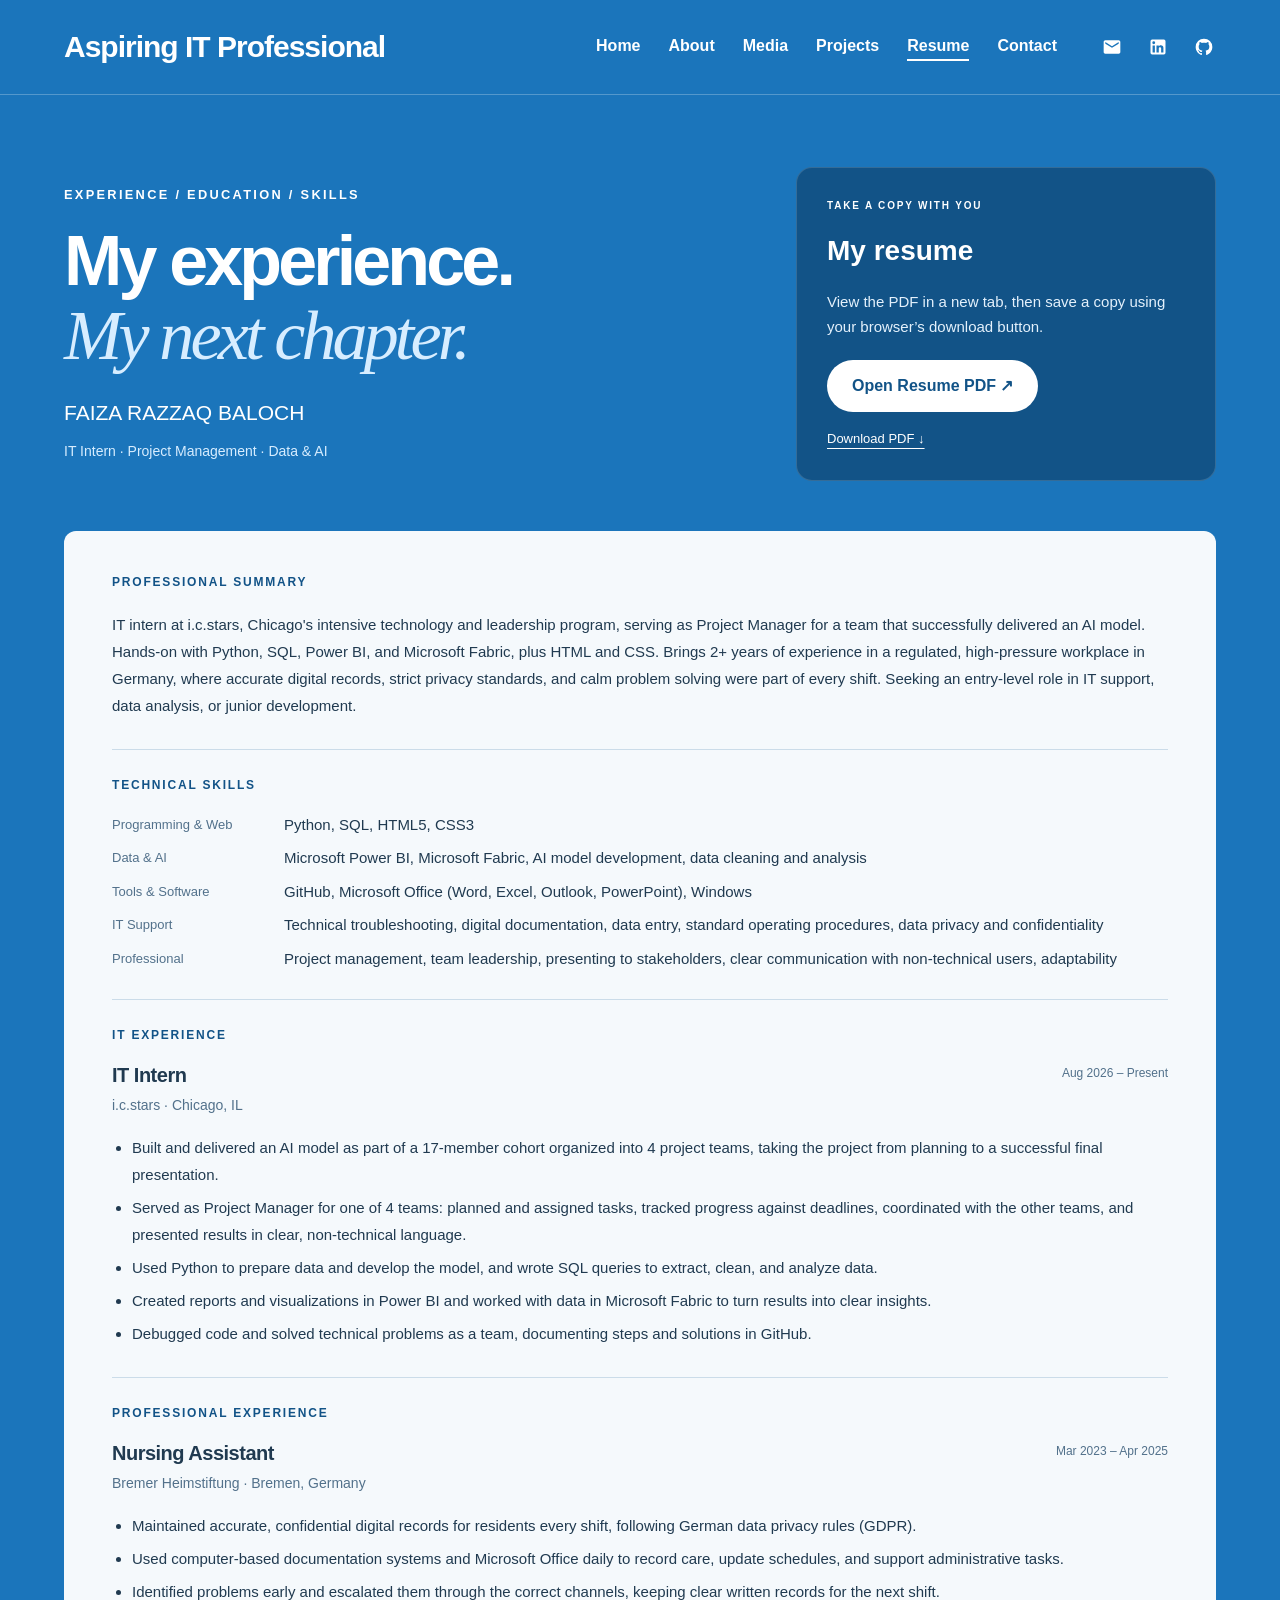
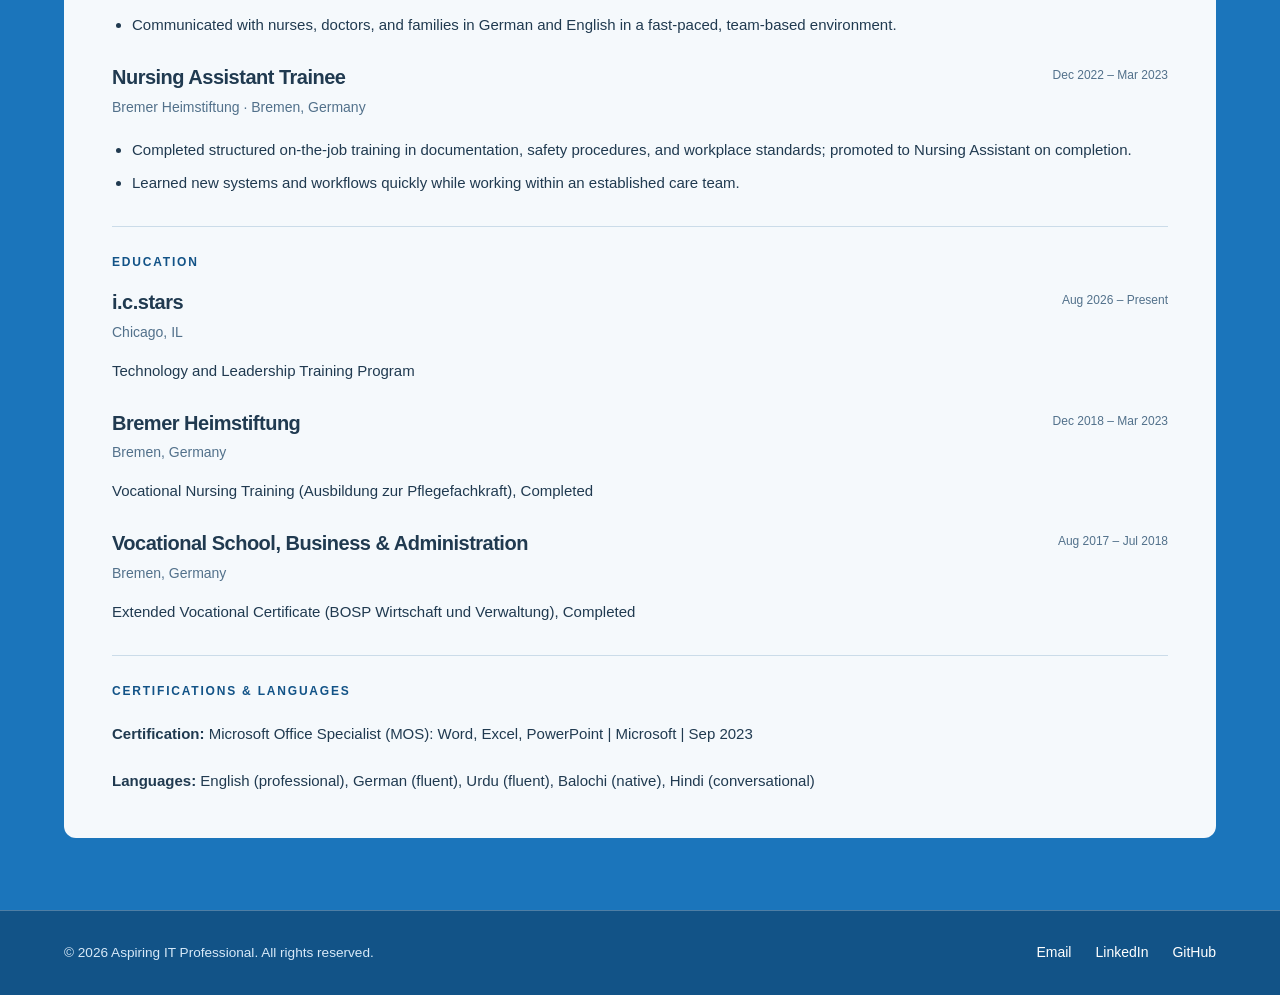
<file: resume.html>
<!DOCTYPE html>
<html lang="en">
<head>
    <meta charset="UTF-8">
    <meta name="viewport" content="width=device-width, initial-scale=1">
    <meta name="description" content="Resume — IT portfolio, education, experience, and technology projects.">
    <title>Resume | Aspiring IT Professional</title>
    <link rel="icon" href="assets/favicon.svg" type="image/svg+xml">
    <link rel="stylesheet" href="style.css">
    <script src="script.js" defer></script>
</head>
<body>
    <a class="skip-link" href="#main">Skip to main content</a>
    <header class="site-header">
        <nav class="container nav" aria-label="Main navigation">
            <!-- EDIT: replace the portfolio title on all six pages. -->
            <a class="brand" href="index.html">Aspiring IT Professional</a>
            <button id="mobile-menu-btn" class="menu-button" aria-controls="nav-content" aria-expanded="false" aria-label="Toggle navigation" hidden>☰</button>
            <div id="nav-content" class="nav-content">
                <a class="nav-link" href="index.html">Home</a>
                <a class="nav-link" href="about.html">About</a>
                <a class="nav-link" href="media.html">Media</a>
                <a class="nav-link" href="projects.html">Projects</a>
                <a class="nav-link" href="resume.html" aria-current="page">Resume</a>
                <a class="nav-link" href="contact.html">Contact</a>
                <div class="social-links"><a href="mailto:fbaloch@icstars.org" aria-label="Email"><svg aria-hidden="true" focusable="false" class="social-icon" viewBox="0 0 24 24" xmlns="http://www.w3.org/2000/svg">
                            <path d="M20 4H4c-1.1 0-1.99.9-1.99 2L2 18c0 1.1.9 2 2 2h16c1.1 0 2-.9 2-2V6c0-1.1-.9-2-2-2zm0 4l-8 5-8-5V6l8 5 8-5v2z"/>
                        </svg></a><a href="https://www.linkedin.com/in/faizarazzaqbaloch/" target="_blank" rel="noopener noreferrer" aria-label="LinkedIn profile"><svg aria-hidden="true" focusable="false" class="social-icon" viewBox="0 0 24 24" xmlns="http://www.w3.org/2000/svg">
                            <path d="M19 3a2 2 0 0 1 2 2v14a2 2 0 0 1-2 2H5a2 2 0 0 1-2-2V5a2 2 0 0 1 2-2h14m-.5 15.5v-5.3a3.26 3.26 0 0 0-3.26-3.26c-.85 0-1.84.52-2.28 1.3v-1.11h-2.79v8.37h2.79v-4.93c0-.77.62-1.4 1.39-1.4a1.4 1.4 0 0 1 1.4 1.4v4.93h2.75M6.88 8.56a1.68 1.68 0 0 0 1.68-1.68c0-.93-.75-1.69-1.68-1.69a1.69 1.69 0 0 0-1.69 1.69c0 .93.76 1.68 1.69 1.68m1.39 9.94v-8.37H5.5v8.37h2.77z"/>
                        </svg></a><a href="https://github.com/fbaloch1" target="_blank" rel="noopener noreferrer" aria-label="GitHub profile"><svg aria-hidden="true" focusable="false" class="social-icon" viewBox="0 0 24 24" xmlns="http://www.w3.org/2000/svg">
                            <path d="M12 2A10 10 0 0 0 2 12c0 4.42 2.87 8.17 6.84 9.5.5.08.66-.23.66-.5v-1.69c-2.77.6-3.36-1.34-3.36-1.34-.46-1.16-1.11-1.47-1.11-1.47-.91-.62.07-.6.07-.6 1 .07 1.53 1.03 1.53 1.03.87 1.52 2.34 1.07 2.91.83.1-.65.35-1.09.63-1.34-2.22-.25-4.55-1.11-4.55-4.92 0-1.11.38-2 1.03-2.71-.1-.25-.45-1.29.1-2.64 0 0 .84-.27 2.75 1.02.79-.22 1.65-.33 2.5-.33.85 0 1.71.11 2.5.33 1.91-1.29 2.75-1.02 2.75-1.02.55 1.35.2 2.39.1 2.64.65.71 1.03 1.6 1.03 2.71 0 3.82-2.34 4.66-4.57 4.91.36.31.69.92.69 1.85V21c0 .27.16.59.67.5C19.14 20.16 22 16.42 22 12A10 10 0 0 0 12 2z"/>
                        </svg></a></div>
            </div>
        </nav>
    </header>
    <main id="main" class="container" tabindex="-1"><section class="resume-hero"><div><p class="eyebrow">EXPERIENCE / EDUCATION / SKILLS</p><h1>My experience.<br><em>My next chapter.</em></h1><p class="lead">FAIZA RAZZAQ BALOCH<br><span class="resume-subtitle">IT Intern · Project Management · Data &amp; AI</span></p></div><aside class="resume-download"><p class="eyebrow">TAKE A COPY WITH YOU</p><h2>My resume</h2><p>View the PDF in a new tab, then save a copy using your browser’s download button.</p><a class="button resume-pdf" href="assets/resume.pdf" target="_blank" rel="noopener noreferrer">Open Resume PDF ↗</a><a class="resume-direct" href="assets/resume.pdf" download="Faiza-Razzaq-Baloch-Resume.pdf">Download PDF ↓</a></aside></section><div class="resume-document"><section><h2>Professional Summary</h2><p>IT intern at i.c.stars, Chicago&#x27;s intensive technology and leadership program, serving as Project Manager for a team that successfully delivered an AI model. Hands-on with Python, SQL, Power BI, and Microsoft Fabric, plus HTML and CSS. Brings 2+ years of experience in a regulated, high-pressure workplace in Germany, where accurate digital records, strict privacy standards, and calm problem solving were part of every shift. Seeking an entry-level role in IT support, data analysis, or junior development.</p></section><section><h2>Technical Skills</h2><dl class="resume-skills"><dt>Programming &amp; Web</dt><dd>Python, SQL, HTML5, CSS3</dd><dt>Data &amp; AI</dt><dd>Microsoft Power BI, Microsoft Fabric, AI model development, data cleaning and analysis</dd><dt>Tools &amp; Software</dt><dd>GitHub, Microsoft Office (Word, Excel, Outlook, PowerPoint), Windows</dd><dt>IT Support</dt><dd>Technical troubleshooting, digital documentation, data entry, standard operating procedures, data privacy and confidentiality</dd><dt>Professional</dt><dd>Project management, team leadership, presenting to stakeholders, clear communication with non-technical users, adaptability</dd></dl></section><section><h2>IT Experience</h2><article class="resume-job"><div class="resume-job-heading"><div><h3>IT Intern</h3><p>i.c.stars · Chicago, IL</p></div><span>Aug 2026 – Present</span></div><ul><li>Built and delivered an AI model as part of a 17-member cohort organized into 4 project teams, taking the project from planning to a successful final presentation.</li><li>Served as Project Manager for one of 4 teams: planned and assigned tasks, tracked progress against deadlines, coordinated with the other teams, and presented results in clear, non-technical language.</li><li>Used Python to prepare data and develop the model, and wrote SQL queries to extract, clean, and analyze data.</li><li>Created reports and visualizations in Power BI and worked with data in Microsoft Fabric to turn results into clear insights.</li><li>Debugged code and solved technical problems as a team, documenting steps and solutions in GitHub.</li></ul></article></section><section><h2>Professional Experience</h2><article class="resume-job"><div class="resume-job-heading"><div><h3>Nursing Assistant</h3><p>Bremer Heimstiftung · Bremen, Germany</p></div><span>Mar 2023 – Apr 2025</span></div><ul><li>Maintained accurate, confidential digital records for residents every shift, following German data privacy rules (GDPR).</li><li>Used computer-based documentation systems and Microsoft Office daily to record care, update schedules, and support administrative tasks.</li><li>Identified problems early and escalated them through the correct channels, keeping clear written records for the next shift.</li><li>Communicated with nurses, doctors, and families in German and English in a fast-paced, team-based environment.</li></ul></article><article class="resume-job"><div class="resume-job-heading"><div><h3>Nursing Assistant Trainee</h3><p>Bremer Heimstiftung · Bremen, Germany</p></div><span>Dec 2022 – Mar 2023</span></div><ul><li>Completed structured on-the-job training in documentation, safety procedures, and workplace standards; promoted to Nursing Assistant on completion.</li><li>Learned new systems and workflows quickly while working within an established care team.</li></ul></article></section><section><h2>Education</h2><article class="resume-job"><div class="resume-job-heading"><div><h3>i.c.stars</h3><p>Chicago, IL</p></div><span>Aug 2026 – Present</span></div><p>Technology and Leadership Training Program</p></article><article class="resume-job"><div class="resume-job-heading"><div><h3>Bremer Heimstiftung</h3><p>Bremen, Germany</p></div><span>Dec 2018 – Mar 2023</span></div><p>Vocational Nursing Training (Ausbildung zur Pflegefachkraft), Completed</p></article><article class="resume-job"><div class="resume-job-heading"><div><h3>Vocational School, Business &amp; Administration</h3><p>Bremen, Germany</p></div><span>Aug 2017 – Jul 2018</span></div><p>Extended Vocational Certificate (BOSP Wirtschaft und Verwaltung), Completed</p></article></section><section><h2>Certifications &amp; Languages</h2><p><strong>Certification:</strong> Microsoft Office Specialist (MOS): Word, Excel, PowerPoint | Microsoft | Sep 2023</p><p><strong>Languages:</strong> English (professional), German (fluent), Urdu (fluent), Balochi (native), Hindi (conversational)</p></section></div></main>
    <footer class="site-footer"><div class="container footer-row"><p class="small">© <span class="year-span">2026</span> Aspiring IT Professional. All rights reserved.</p><div class="footer-links"><a href="mailto:fbaloch@icstars.org">Email</a><a href="https://www.linkedin.com/in/faizarazzaqbaloch/" target="_blank" rel="noopener noreferrer">LinkedIn</a><a href="https://github.com/fbaloch1" target="_blank" rel="noopener noreferrer">GitHub</a></div></div></footer>
</body>
</html>
</file>
<file: style.css>
/* EDIT: change these colors to customize the entire website. */
:root{--blue:#1b75bb;--dark:#125387;--deep:#104970;--white:#fff;--muted:#e4f1fc;--line:rgba(255,255,255,.25)}
*{box-sizing:border-box}body{margin:0;background:var(--blue);color:var(--white);font-family:Arial,Helvetica,sans-serif;line-height:1.65;min-height:100vh;display:flex;flex-direction:column}a{color:inherit;text-underline-offset:5px}button{font:inherit;cursor:pointer}a,button{-webkit-tap-highlight-color:transparent}a:focus-visible,button:focus-visible{outline:3px solid #ffe296;outline-offset:5px}img,video{max-width:100%;display:block}figure{margin:0}h1,h2,h3{line-height:1.18;margin-top:0}h1{font-size:clamp(2.6rem,5vw,4.4rem);letter-spacing:-.04em;max-width:900px;margin-bottom:24px}h2{font-size:1.4rem}p{margin:0 0 20px}main.container{flex:1;padding-top:64px;padding-bottom:80px}.container{width:min(1200px,100% - 48px);margin-inline:auto}.site-header{position:sticky;top:0;z-index:10;background:var(--blue);border-bottom:1px solid var(--line)}.nav{display:flex;align-items:center;justify-content:space-between;gap:24px;padding-block:24px}.brand{font-size:1.65rem;font-weight:800;text-decoration:none;letter-spacing:-.04em}.nav-content{display:flex;gap:24px;align-items:center}.nav-link{font-family:Georgia,serif;text-decoration:none;border-bottom:2px solid transparent}.nav-link:hover,.nav-link[aria-current]{border-color:white}.menu-button{color:white;background:var(--dark);border:1px solid var(--line);border-radius:8px;padding:5px 13px;font-size:1.5rem}.eyebrow{font-size:.8rem;letter-spacing:.18em;font-weight:bold;margin-bottom:20px}.lead{font-family:Georgia,Cambria,serif;font-size:clamp(1.25rem,2vw,1.65rem);line-height:1.65;max-width:850px;margin-bottom:44px}.hero{display:grid;grid-template-columns:310px 1fr;gap:64px;align-items:center}.arch-image-container{border-radius:180px 180px 16px 16px;overflow:hidden;background:var(--dark);box-shadow:0 16px 35px #10497055}.arch-image-container img{width:100%;height:430px;object-fit:cover}.hero .lead{margin-bottom:28px}.grid{display:grid;grid-template-columns:repeat(2,minmax(0,1fr));gap:24px}.three{grid-template-columns:repeat(3,minmax(0,1fr))}.feature-card{background:var(--dark);border:1px solid var(--line);padding:30px;border-radius:18px;overflow-wrap:anywhere}.feature-card p:last-child{margin-bottom:0}.feature-card h2{margin-bottom:14px}.section{margin-top:64px;padding-top:40px;border-top:1px solid var(--line)}.explore{display:grid;grid-template-columns:2fr 1fr;gap:30px}.explore-link{text-decoration:none;transition:background .2s}.explore-link:hover{background:var(--deep)}.explore-link h2{display:flex;justify-content:space-between;gap:16px}dl{margin-bottom:0}dt{text-transform:uppercase;font-size:.7rem;letter-spacing:.12em;color:var(--muted);margin-top:22px}dd{margin:0}.button{display:inline-block;background:white;color:var(--dark);font-weight:700;border:0;border-radius:30px;padding:13px 25px;text-decoration:none}.button:hover{background:#e4f1fc}.quote-section{background:#fff;color:var(--dark);border-radius:18px;display:flex;align-items:center;gap:24px;padding:40px 24px;margin-top:64px}.quote-section button{background:var(--dark);color:white;border:0;border-radius:50%;width:44px;height:44px;flex-shrink:0}.quote-section div{flex:1;text-align:center}.quote-section blockquote{margin:0 0 16px;font-size:clamp(1.2rem,2.3vw,2rem);line-height:1.35;font-weight:bold}.quote-section p{margin-bottom:0;font-family:Georgia,serif}.cta{text-align:center;margin-top:64px}.cta h2{font-size:2rem}.prose{max-width:900px;font-family:Georgia,serif;font-size:1.2rem}.prose h2{font-family:Arial,sans-serif;margin-top:40px}.stack{display:grid;gap:24px}.print-button{margin-bottom:28px}.media-image{width:100%;height:280px;object-fit:contain;background:var(--deep);border-radius:12px;margin-bottom:24px}.contact-card{max-width:700px}.small{font-size:.85rem}.site-footer{background:var(--dark);text-align:center;padding:40px 0;border-top:1px solid var(--line)}.site-footer p:last-child{margin:0}.skip-link{position:fixed;top:-100px;left:12px;z-index:100;background:white;color:var(--dark);padding:12px}.skip-link:focus{top:12px}
@media(max-width:900px){.nav-content{gap:16px}.brand{font-size:1.35rem}.hero{grid-template-columns:250px 1fr;gap:32px}.arch-image-container img{height:350px}.three,.explore{grid-template-columns:1fr}}
@media(max-width:767px){.container{width:calc(100% - 36px)}main.container{padding-top:40px;padding-bottom:50px}.nav{flex-wrap:wrap;padding-block:18px}.nav-content{width:100%;flex-direction:column;align-items:stretch;gap:0}.nav-content a{padding:12px 0}.nav-content.mobile-collapsed{display:none}.hero{grid-template-columns:1fr;gap:32px}.arch-image-container{width:240px;margin-inline:auto}.arch-image-container img{height:330px}.grid{grid-template-columns:1fr}.feature-card{padding:24px}.quote-section{gap:12px;padding:28px 12px}.quote-section button{width:36px;height:36px}.section{margin-top:40px}.lead{margin-bottom:30px}}
@media(prefers-reduced-motion:reduce){*{scroll-behavior:auto!important;transition:none!important}}
@media print{body{background:white;color:#111}.site-header,.site-footer,.print-button,.skip-link{display:none}main.container{width:100%;padding:0}.feature-card{background:white;color:#111;border:1px solid #bbb;break-inside:avoid}.lead{font-size:14pt;margin-bottom:20px}h1{font-size:28pt}h2{font-size:16pt}.stack{gap:14px}}

/* Reference design: larger editorial hero, blue panels, edge-to-edge quote band. */
.container{width:min(1400px,100% - 128px)}
.nav{gap:28px;padding-block:22px}.brand{font-size:30px;letter-spacing:-1px;font-weight:800;white-space:nowrap}.nav-content{gap:28px}.nav-link{font-family:Arial,Helvetica,sans-serif;font-size:16px;font-weight:600}
.social-links{display:flex;align-items:center;gap:22px;margin-left:15px}.social-links a{font-size:15px;font-weight:800;text-decoration:none;line-height:1}
main.container{padding-top:0;padding-bottom:0}.hero{grid-template-columns:310px 1fr;gap:64px;align-items:center;margin-bottom:64px}.hero h1{font-size:52px;line-height:1;letter-spacing:-1.4px;font-weight:800;margin-bottom:30px}.hero .eyebrow{font-size:20px;letter-spacing:.04em;margin-bottom:20px}.hero .lead{font-size:30px;line-height:1.2;margin-bottom:0;max-width:none}.arch-image-container{border-radius:180px 180px 0 0;box-shadow:none}.arch-image-container img{height:430px}
.section{margin-top:0;padding-top:46px;padding-bottom:32px}.section>.eyebrow,.explore .eyebrow{font-family:Georgia,serif;font-size:15px;letter-spacing:.06em;margin-bottom:32px}.grid{gap:16px}.three{gap:32px}.feature-card{background:rgba(18,83,135,.60);border:1px solid rgba(255,255,255,.09);padding:24px;border-radius:16px}.feature-card h2{font-size:20px;line-height:1.35}.feature-card p{font-size:16px;line-height:1.65}.pillar-icon{display:flex;align-items:center;justify-content:center;width:40px;height:40px;border-radius:12px;background:rgba(255,255,255,.10);font-size:20px;margin-bottom:16px}.three .feature-card{min-height:246px}.explore{grid-template-columns:2.08fr 1fr;gap:32px;padding-top:32px;padding-bottom:64px}.explore-link{min-height:140px}.explore aside{background:#125387}.explore aside h2{font-family:Georgia,serif;font-size:15px;letter-spacing:.05em;border-bottom:1px solid var(--line);padding-bottom:12px}dt{margin-top:18px;font-size:12px;letter-spacing:0;color:#a8cfea}dd{font-weight:600;font-size:16px;line-height:1.4}
.quote-section{border-radius:0;margin:0 calc((100vw - 100%)/-2);padding:64px;gap:32px;min-height:300px}.quote-section blockquote{color:#1b75bb;font-size:36px;line-height:1.1;max-width:950px;margin:0 auto 28px;font-weight:800}.quote-section p{font-size:20px;color:#1b75bb;font-weight:600}.quote-section button{width:48px;height:48px;background:#5499c7;font-size:26px;box-shadow:0 2px 5px #0002}.cta{margin-top:0;padding:76px 0 80px}.cta h2{font-size:36px;margin-bottom:24px}.cta p{font-size:20px;max-width:900px;margin:0 auto 40px}.cta .button{padding:15px 32px}.site-footer{padding:30px 0}.footer-row{display:flex;justify-content:space-between;align-items:center;gap:24px}.footer-row p{margin:0;color:#d7e9f8}.footer-links{display:flex;gap:24px;font-size:14px}.footer-links a{text-decoration:none}
main.container:not(:has(.hero)){padding-block:72px}
@media(max-width:1200px){.container{width:calc(100% - 64px)}.brand{font-size:25px}.nav-content{gap:17px}.social-links{gap:15px;margin-left:0}.hero{grid-template-columns:280px 1fr;gap:40px}.hero h1{font-size:44px}.hero .lead{font-size:26px}.arch-image-container img{height:400px}.quote-section{padding-inline:32px}}
@media(max-width:1000px){.nav{flex-wrap:wrap}.nav-content{gap:22px}.hero{grid-template-columns:240px 1fr;gap:32px}.hero h1{font-size:38px}.hero .lead{font-size:23px}.arch-image-container img{height:350px}.three{grid-template-columns:repeat(3,minmax(0,1fr));gap:16px}.three .feature-card{padding:20px}.explore{grid-template-columns:2fr 1fr;gap:20px}.quote-section blockquote{font-size:30px}}
@media(max-width:767px){.container{width:calc(100% - 36px)}.brand{font-size:23px}.nav{padding-block:18px}.nav-content{gap:0}.social-links{padding-top:18px;padding-bottom:10px;gap:25px}.hero{grid-template-columns:1fr;padding-top:24px;margin-bottom:40px}.hero h1{font-size:38px;line-height:1.08}.hero .lead{font-size:23px;line-height:1.4}.hero .eyebrow{font-size:16px}.three,.explore{grid-template-columns:1fr}.three .feature-card{min-height:0}.section{padding-top:32px}.quote-section{padding:40px 18px;gap:12px;min-height:0}.quote-section blockquote{font-size:23px}.quote-section button{width:36px;height:36px}.quote-section p{font-size:17px}.cta{padding-block:52px}.cta h2{font-size:30px}.footer-row{flex-direction:column;align-items:flex-start}.footer-links{flex-wrap:wrap}}

.social-links a{display:inline-flex;align-items:center;justify-content:center;width:24px;height:28px;color:#fff}.social-icon{display:block;width:20px;height:20px;fill:currentColor}.social-links a:hover{opacity:.8}

/* About page: personal story and supporting skills. */
.about-intro{max-width:1000px;margin-bottom:52px}.about-intro h1{font-size:clamp(2.3rem,4.5vw,3.7rem);line-height:1.1;max-width:1000px}.about-intro .lead{font-size:23px;max-width:900px;margin-bottom:0}.about-layout{display:grid;grid-template-columns:minmax(0,1.8fr) minmax(260px,1fr);gap:64px;border-top:1px solid var(--line);padding-top:44px}.about-story section+section{margin-top:44px}.about-story .eyebrow,.about-sidebar .eyebrow{font-size:12px;letter-spacing:.12em;margin-bottom:14px}.about-story h2{font-size:27px;line-height:1.25;margin-bottom:20px}.about-story p:not(.eyebrow){font-family:Georgia,Cambria,serif;font-size:19px;line-height:1.8;color:#f0f7fd}.about-sidebar{display:flex;flex-direction:column;gap:24px;align-self:start}.about-sidebar .feature-card{padding:28px;background:#125387}.about-list{margin:20px 0 0;padding-left:20px}.about-list li{padding-left:4px;margin-bottom:12px}.about-list li:last-child{margin-bottom:0}.about-next{margin-top:48px;padding-top:32px;border-top:1px solid var(--line);display:flex;justify-content:space-between;align-items:center;gap:28px}.about-next h2{margin-bottom:10px}.about-next p{margin:0}.about-actions{display:flex;align-items:center;gap:24px;flex-wrap:wrap;flex-shrink:0}.about-resume-link{text-underline-offset:5px}
@media(max-width:1000px){.about-layout{gap:32px}.about-next{align-items:flex-start;flex-direction:column}}
@media(max-width:767px){.about-layout{grid-template-columns:1fr;gap:28px;padding-top:30px}.about-intro{margin-bottom:32px}.about-intro .lead{font-size:21px}.about-story h2{font-size:25px}.about-story p:not(.eyebrow){font-size:18px}.about-actions{gap:20px}.about-sidebar .feature-card{padding:24px}}

/* Modern About: editorial typography, numbered narrative, career journey. */
.bio-hero{display:grid;grid-template-columns:minmax(0,1.7fr) minmax(240px,1fr);gap:64px;align-items:center;padding:0 0 54px}.bio-kicker{font-size:11px;font-weight:700;letter-spacing:.16em;margin:0 0 24px}.bio-heading h1{font-size:clamp(52px,6.6vw,88px);font-weight:800;line-height:.99;letter-spacing:-.065em;margin:0 0 28px}.bio-heading em,.bio-toolbox em,.bio-approach em{font-family:Georgia,serif;font-weight:400;letter-spacing:-.055em;color:#d8edff}.bio-intro{font-size:19px;line-height:1.7;max-width:580px;color:#e4f1fc;margin:0}.bio-note{padding:34px 30px;background:#125387;border-radius:4px 60px 4px 4px;transform:rotate(3deg);box-shadow:12px 12px 0 rgba(255,255,255,.08)}.bio-note-label{font-size:10px;letter-spacing:.18em;color:#b8d9f3}.bio-note>p{font-family:Georgia,serif;font-size:27px;line-height:1.4;margin:30px 0 34px}.bio-note-bottom{border-top:1px solid #ffffff30;padding-top:20px;display:flex;gap:10px;align-items:center;font-size:12px}.bio-dot{display:inline-block;width:8px;height:8px;border-radius:50%;background:#bde9ce;flex-shrink:0}.bio-ribbon{display:flex;justify-content:space-between;gap:20px;flex-wrap:wrap;border-block:1px solid #ffffff40;padding:20px 0;font-size:12px;letter-spacing:.02em;color:#e4f1fc}.bio-story-section{display:grid;grid-template-columns:1fr 1.65fr;gap:72px;padding:76px 0}.bio-section-label>span{font-size:11px;letter-spacing:.14em;color:#c8e3f8}.bio-section-label h2{font-size:33px;line-height:1.2;letter-spacing:-.04em;margin:20px 0}.bio-story-copy p{font-size:17px;line-height:1.85;color:#e4f1fc}.bio-story-copy .bio-large-copy{font-size:26px;line-height:1.5;letter-spacing:-.02em;color:white;margin-bottom:28px}.bio-large-copy strong{font-weight:500;text-decoration:underline;text-decoration-color:#a9d0ed;text-underline-offset:7px}.bio-journey-section{border-top:1px solid #ffffff40;padding:42px 0 64px}.bio-section-top{display:flex;align-items:flex-end;justify-content:space-between;gap:24px;margin-bottom:28px}.bio-section-top .bio-kicker{margin-bottom:15px}.bio-section-top h2{font-size:31px;letter-spacing:-.035em;margin-bottom:0}.bio-section-aside{font-size:12px;color:#c8e3f8;max-width:180px}.bio-journey{display:grid;grid-template-columns:repeat(3,minmax(0,1fr));gap:14px}.bio-step{padding:26px;background:#1966a2;border:1px solid #ffffff20;border-radius:12px;display:flex;flex-direction:column}.bio-step-top{display:flex;justify-content:space-between;align-items:center;font-size:10px;letter-spacing:.1em;margin-bottom:38px;color:#c8e3f8}.bio-step h3{font-size:22px;letter-spacing:-.03em;line-height:1.25;margin-bottom:16px}.bio-step p{font-size:15px;line-height:1.7;flex:1;color:#e4f1fc}.bio-step-foot{border-top:1px solid #ffffff30;padding-top:18px;font-size:11px}.bio-step-current{background:#e5f3ff;color:#125387}.bio-step-current .bio-step-top,.bio-step-current p{color:#265f89}.bio-step-current .bio-dot{background:#23794b}.bio-step-current .bio-step-foot{border-color:#12538733}.bio-toolbox{display:grid;grid-template-columns:1fr 1.2fr;gap:64px;padding:44px;background:#125387;border-radius:20px}.bio-toolbox h2{font-size:37px;line-height:1.15;letter-spacing:-.04em}.bio-toolbox p:not(.bio-kicker){font-size:16px;line-height:1.8;color:#d8edff;margin-bottom:0}.bio-skill-groups{display:flex;flex-direction:column;justify-content:center;gap:28px}.bio-skill-groups h3{font-size:13px;margin-bottom:14px;color:#d8edff}.bio-tags{display:flex;flex-wrap:wrap;gap:9px}.bio-tags span{border:1px solid #ffffff45;border-radius:30px;padding:8px 14px;font-size:13px;line-height:1.4}.bio-approach{text-align:center;padding:76px 16px 10px}.bio-approach h2{font-size:clamp(34px,4.5vw,58px);line-height:1.12;letter-spacing:-.045em}.bio-approach>p:not(.bio-kicker){max-width:690px;font-size:17px;line-height:1.85;color:#e4f1fc;margin:0 auto 30px}.bio-actions{display:flex;gap:24px;justify-content:center;align-items:center;flex-wrap:wrap}.bio-actions .button{display:inline-flex;gap:26px;align-items:center}.bio-text-link{font-size:14px;text-underline-offset:6px}
@media(max-width:1000px){.bio-hero{gap:32px}.bio-heading h1{font-size:64px}.bio-note{padding:26px 22px}.bio-note>p{font-size:23px}.bio-story-section{gap:40px}.bio-toolbox{gap:32px;padding:32px}.bio-toolbox h2{font-size:31px}.bio-step{padding:22px}}
@media(max-width:767px){.bio-hero{grid-template-columns:1fr;gap:36px;padding-bottom:40px}.bio-heading h1{font-size:clamp(45px,10vw,65px)}.bio-intro{font-size:18px}.bio-note{transform:none;border-radius:4px 45px 4px 4px;box-shadow:7px 7px 0 #ffffff12}.bio-note>p{font-size:25px;margin-block:20px}.bio-ribbon{gap:10px;flex-direction:column}.bio-story-section{grid-template-columns:1fr;gap:12px;padding-block:44px}.bio-story-copy .bio-large-copy{font-size:24px}.bio-journey{grid-template-columns:1fr}.bio-section-top{align-items:flex-start;flex-direction:column}.bio-section-aside{max-width:none}.bio-step-top{margin-bottom:24px}.bio-toolbox{grid-template-columns:1fr;padding:26px;gap:30px}.bio-approach{padding-top:50px}.bio-actions{flex-direction:column}.bio-kicker{font-size:10px;letter-spacing:.12em}}

/* Media: travel and photography journal. */
.travel-hero{display:grid;grid-template-columns:1.5fr 1fr;align-items:end;gap:60px;padding-bottom:56px}.travel-kicker{font-size:11px;font-weight:700;letter-spacing:.16em;margin-bottom:28px}.travel-hero h1{font-size:clamp(46px,5.5vw,76px);line-height:1.05;letter-spacing:-.06em;margin:0}.travel-hero em,.travel-note em{font-family:Georgia,serif;font-weight:400;color:#d9efff}.travel-intro{max-width:350px;padding-bottom:3px}.travel-small-rule{display:block;width:40px;height:2px;background:#c2e2f8;margin-bottom:22px}.travel-intro p{font-size:17px;line-height:1.8;color:#e4f1fc}.travel-jump{text-decoration:none;font-size:13px;display:flex;gap:32px;align-items:center}.travel-jump span{font-size:24px}.travel-gallery{display:grid;grid-template-columns:repeat(12,minmax(0,1fr));gap:38px 26px;border-top:1px solid #ffffff35;padding-top:32px;scroll-margin-top:110px}.travel-photo{margin:0;min-width:0}.travel-photo-01{grid-column:span 8}.travel-photo-02{grid-column:span 4}.travel-photo-03{grid-column:span 5}.travel-photo-04{grid-column:span 7}.travel-photo-05{grid-column:span 12}.travel-image-wrap{position:relative;overflow:hidden;border-radius:4px;background:#125387}.travel-photo img{width:100%;height:400px;object-fit:cover;transition:transform .45s ease}.travel-photo-02 img{height:400px}.travel-photo-03 img,.travel-photo-04 img{height:360px}.travel-photo-05 img{height:440px}.travel-photo:hover img{transform:scale(1.025)}.travel-photo-index{position:absolute;top:18px;left:18px;padding:6px 10px;font-size:10px;letter-spacing:.14em;background:#104970d9;border:1px solid #ffffff35;color:white}.travel-photo figcaption{display:flex;justify-content:space-between;align-items:flex-start;gap:16px;padding-top:17px}.travel-category{font-size:10px;letter-spacing:.1em;text-transform:uppercase;color:#c1def4}.travel-photo h2{font-size:19px;line-height:1.35;font-weight:500;letter-spacing:-.02em;margin:5px 0 0}.travel-location{font-size:11px;color:#c1def4;white-space:nowrap;padding-top:5px}.travel-photo-02 figcaption,.travel-photo-03 figcaption{flex-direction:column;gap:5px}.travel-note{display:grid;grid-template-columns:1fr 1fr;gap:0 70px;border-top:1px solid #ffffff35;margin-top:60px;padding-top:38px}.travel-note>.travel-kicker{grid-column:1/-1}.travel-note h2{font-size:clamp(35px,4vw,52px);line-height:1.12;letter-spacing:-.045em}.travel-note>div p{font-size:17px;line-height:1.85;color:#e4f1fc}.travel-end{display:flex;justify-content:space-between;gap:24px;align-items:center;margin-top:35px;padding:24px 0;border-top:1px solid #ffffff35;font-size:13px;color:#d4eafa}.travel-end a{text-underline-offset:5px;white-space:nowrap}
@media(max-width:1000px){.travel-hero{gap:32px;grid-template-columns:1.3fr 1fr}.travel-hero h1{font-size:54px}.travel-photo img,.travel-photo-02 img{height:350px}.travel-location{white-space:normal}.travel-photo figcaption{flex-wrap:wrap}}
@media(max-width:767px){.travel-hero{grid-template-columns:1fr;gap:28px;padding-bottom:34px}.travel-hero h1{font-size:clamp(40px,10vw,60px)}.travel-intro{max-width:none}.travel-kicker{font-size:10px;line-height:1.7;margin-bottom:20px}.travel-small-rule{margin-bottom:15px}.travel-gallery{gap:28px;grid-template-columns:1fr;padding-top:24px}.travel-photo-01,.travel-photo-02,.travel-photo-03,.travel-photo-04,.travel-photo-05{grid-column:1}.travel-photo img,.travel-photo-02 img,.travel-photo-03 img,.travel-photo-04 img,.travel-photo-05 img{height:auto;aspect-ratio:4/3}.travel-photo-02 img{aspect-ratio:4/5}.travel-photo figcaption{flex-direction:column;gap:5px}.travel-note{grid-template-columns:1fr;gap:0;margin-top:38px;padding-top:28px}.travel-note h2{font-size:38px}.travel-end{align-items:flex-start;flex-direction:column;gap:15px}}
@media(prefers-reduced-motion:reduce){.travel-photo img{transition:none}.travel-photo:hover img{transform:none}}

.resume-hero{display:grid;grid-template-columns:1.6fr 1fr;gap:60px;align-items:center;margin-bottom:50px}.resume-hero h1{font-size:clamp(44px,5.5vw,70px);line-height:1.05;letter-spacing:-.055em}.resume-hero em{font-family:Georgia,serif;font-weight:400;color:#d7edff}.resume-hero .lead{font-family:Arial,sans-serif;font-size:21px;margin-bottom:0}.resume-subtitle{display:block;font-size:14px;color:#d7edff;margin-top:9px}.resume-download{padding:30px;background:#125387;border:1px solid #ffffff25;border-radius:16px}.resume-download .eyebrow{font-size:10px}.resume-download p:not(.eyebrow){font-size:15px;color:#e4f1fc}.resume-download h2{font-size:28px}.resume-direct{display:block;font-size:13px;margin-top:16px;text-underline-offset:5px}.resume-document{background:#f5f9fc;color:#203a50;border-radius:12px;padding:44px 48px}.resume-document>section+section{border-top:1px solid #cbdce9;margin-top:30px;padding-top:28px}.resume-document h2{font-size:12px;text-transform:uppercase;letter-spacing:.15em;color:#125387;margin-bottom:22px}.resume-document p,.resume-document li{font-size:15px;line-height:1.8}.resume-document p:last-child{margin-bottom:0}.resume-job+.resume-job{margin-top:28px}.resume-job-heading{display:flex;justify-content:space-between;gap:22px;align-items:flex-start;margin-bottom:12px}.resume-job-heading h3{font-size:20px;letter-spacing:-.025em;margin-bottom:5px}.resume-job-heading p{font-size:14px;color:#52718b;margin:0}.resume-job-heading>span{font-size:12px;color:#52718b;white-space:nowrap}.resume-job ul{padding-left:20px;margin-bottom:0}.resume-job li{margin-bottom:6px}.resume-skills{display:grid;grid-template-columns:150px 1fr;gap:12px 22px}.resume-skills dt{color:#52718b;margin:0;font-size:13px;text-transform:none}.resume-skills dd{font-weight:400;color:#203a50;font-size:15px}
@media(max-width:767px){.resume-hero{grid-template-columns:1fr;gap:28px;margin-bottom:30px}.resume-document{padding:28px 22px}.resume-job-heading{flex-direction:column;gap:8px}.resume-skills{grid-template-columns:1fr;gap:7px}.resume-skills dd{margin-bottom:13px}.resume-download{padding:26px}.resume-hero h1{font-size:46px}}

/* Contact: clear direct channels with an editorial introduction. */
.connect-hero{max-width:950px;margin-bottom:50px}.connect-hero .eyebrow{font-size:11px;letter-spacing:.16em}.connect-hero h1{font-size:clamp(46px,5.9vw,78px);line-height:1.04;letter-spacing:-.06em;margin-bottom:26px}.connect-hero em{font-family:Georgia,serif;font-weight:400;color:#d9efff}.connect-intro{max-width:600px;font-size:20px;line-height:1.7;color:#e4f1fc}.connect-layout{display:grid;grid-template-columns:1.1fr 1fr;gap:46px;border-top:1px solid #ffffff35;padding-top:34px}.connect-email{background:#e5f3ff;color:#125387;padding:40px;border-radius:4px 50px 4px 4px;align-self:start}.connect-email .eyebrow{font-size:10px;letter-spacing:.13em}.connect-email h2{font-size:36px;line-height:1.15;letter-spacing:-.04em;margin-bottom:22px}.connect-email>p:not(.eyebrow){font-size:16px;line-height:1.8;color:#335e7e}.connect-address{display:flex;justify-content:space-between;gap:12px;align-items:center;font-size:clamp(16px,1.6vw,22px);font-weight:600;text-decoration:none;border-block:1px solid #12538730;padding:21px 0;margin:28px 0;overflow-wrap:anywhere}.connect-address span{font-size:25px;flex-shrink:0}.connect-email .button{background:#125387;color:white}.connect-email-note{display:block;font-size:11px;color:#486d88;margin-top:12px}.connect-elsewhere>.eyebrow{font-size:10px;letter-spacing:.14em;color:#d1e8f8;margin-bottom:22px}.connect-profile{padding:24px 0}.connect-profile+.connect-profile{border-top:1px solid #ffffff35;margin-top:12px;padding-top:30px}.connect-channel{font-size:10px;letter-spacing:.15em;color:#c1def4}.connect-profile h2{font-size:25px;line-height:1.25;letter-spacing:-.03em;margin:14px 0}.connect-profile p{max-width:400px;font-size:16px;color:#e4f1fc;line-height:1.75}.connect-pending{font-size:12px;color:#d1e8f8;border:1px solid #ffffff35;border-radius:20px;display:inline-block;padding:5px 12px}.connect-topics{display:grid;grid-template-columns:1fr 1fr;gap:40px;margin-top:55px;padding-top:32px;border-top:1px solid #ffffff35;align-items:center}.connect-topics .eyebrow{font-size:10px;margin-bottom:14px}.connect-topics h2{font-size:25px;letter-spacing:-.03em;margin-bottom:0}.connect-tags{display:flex;gap:10px;flex-wrap:wrap}.connect-tags span{font-size:12px;border:1px solid #ffffff40;border-radius:25px;padding:8px 14px}.connect-signoff{margin-top:62px;text-align:center;padding-bottom:8px}.connect-signoff p{font-size:12px;letter-spacing:.08em;margin-bottom:8px;color:#d1e8f8}.connect-signoff>span{font-family:Georgia,serif;font-style:italic;font-size:29px}
@media(max-width:767px){.connect-hero{margin-bottom:30px}.connect-hero h1{font-size:clamp(40px,10vw,58px)}.connect-intro{font-size:18px}.connect-layout{grid-template-columns:1fr;gap:30px;padding-top:25px}.connect-email{padding:28px 24px;border-radius:4px 40px 4px 4px}.connect-email h2{font-size:32px}.connect-address{font-size:18px}.connect-topics{grid-template-columns:1fr;gap:23px;margin-top:35px}.connect-signoff{margin-top:40px}.connect-elsewhere>.eyebrow{margin-bottom:0}}

/* Personal travel gallery: preserve every photograph's full composition. */
.travel-gallery-personal{grid-template-columns:repeat(6,minmax(0,1fr));gap:36px 24px;align-items:start}
.travel-gallery-personal .travel-photo{grid-column:span 2;margin:0}
.travel-gallery-personal .travel-photo-04{grid-column:2 / span 2}
.travel-gallery-personal .travel-photo-05{grid-column:4 / span 2}
.travel-gallery-personal .travel-image-wrap{border-radius:8px;background:#125387}
.travel-gallery-personal .travel-photo img{display:block;width:100%;height:auto;aspect-ratio:auto;object-fit:contain;transform:none;transition:none}
.travel-gallery-personal .travel-photo:hover img{transform:none}
.travel-gallery-personal .travel-photo figcaption{display:flex;flex-direction:column;align-items:flex-start;gap:7px;padding-top:17px}
.travel-gallery-personal .travel-photo h2{font-size:21px;line-height:1.3;margin-top:6px}
.travel-gallery-personal .travel-category{font-size:10px;letter-spacing:.09em}
.travel-gallery-personal .travel-location{padding:0;white-space:normal;font-size:12px}
@media(max-width:900px){.travel-gallery-personal{grid-template-columns:repeat(2,minmax(0,1fr));gap:30px 20px}.travel-gallery-personal .travel-photo{grid-column:auto}.travel-gallery-personal .travel-photo-05{grid-column:1 / -1;width:calc((100% - 20px)/2);justify-self:center}}
@media(max-width:540px){.travel-gallery-personal{grid-template-columns:1fr;gap:32px}.travel-gallery-personal .travel-photo,.travel-gallery-personal .travel-photo-05{grid-column:auto;width:100%}}

.projects-intro{max-width:950px;margin-bottom:44px}.projects-intro .eyebrow{font-size:11px;letter-spacing:.14em}.projects-intro h1{font-size:clamp(44px,5.5vw,72px);line-height:1.05;letter-spacing:-.055em}.projects-intro em{font-family:Georgia,serif;font-weight:400;color:#d8eeff}.projects-intro .lead{font-size:21px;margin-bottom:0}.project-pair{display:grid;grid-template-columns:repeat(2,minmax(0,1fr));gap:26px;border-top:1px solid #ffffff35;padding-top:32px}.project-entry{background:#125387;border:1px solid #ffffff25;border-radius:16px;padding:32px;display:flex;flex-direction:column}.project-entry-top{display:flex;justify-content:space-between;align-items:center;gap:14px;flex-wrap:wrap;margin-bottom:35px}.project-entry-top>span:first-child{font-size:10px;letter-spacing:.1em;color:#c8e3f8}.project-status{font-size:11px;border:1px solid #c8e3f866;border-radius:25px;padding:5px 12px;color:#e4f1fc}.project-entry h2{font-size:35px;letter-spacing:-.04em;margin-bottom:20px}.project-description{font-size:18px;line-height:1.7;color:#edf7ff}.project-detail{margin-top:18px}.project-detail h3{font-size:11px;text-transform:uppercase;letter-spacing:.1em;color:#c8e3f8;margin-bottom:10px}.project-detail p{font-size:15px;line-height:1.8;color:#e4f1fc;margin-bottom:0}.project-keywords{display:flex;flex-wrap:wrap;gap:8px;padding-top:28px;margin-top:auto}.project-keywords span{border:1px solid #ffffff35;padding:6px 12px;border-radius:25px;font-size:11px}.project-progress-note{border-top:1px solid #ffffff30;padding-top:18px;margin:25px 0 0;font-size:12px;color:#c8e3f8}.project-entry-next{background:#1966a2}
@media(max-width:767px){.project-pair{grid-template-columns:1fr;gap:22px}.project-entry{padding:26px}.project-entry h2{font-size:30px}.projects-intro h1{font-size:clamp(40px,10vw,58px)}.project-entry-top{margin-bottom:26px}}
</file>
